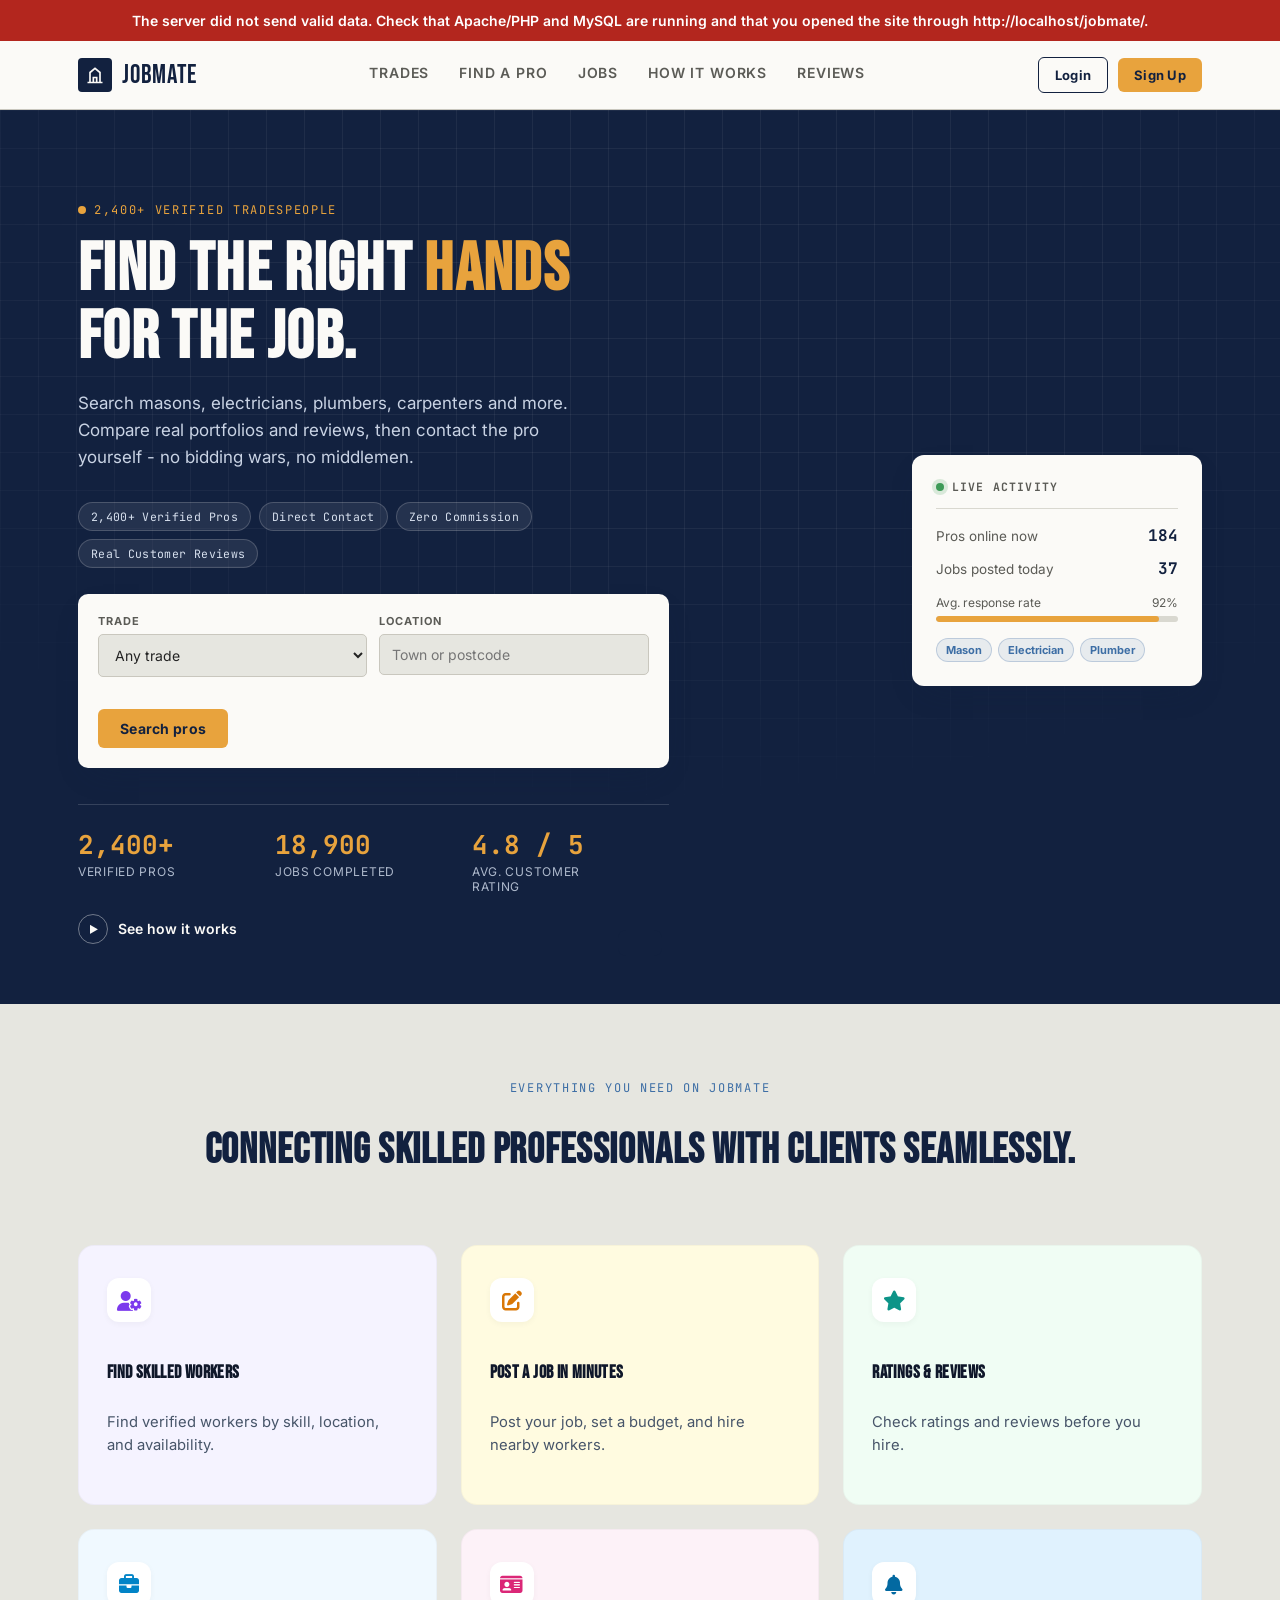
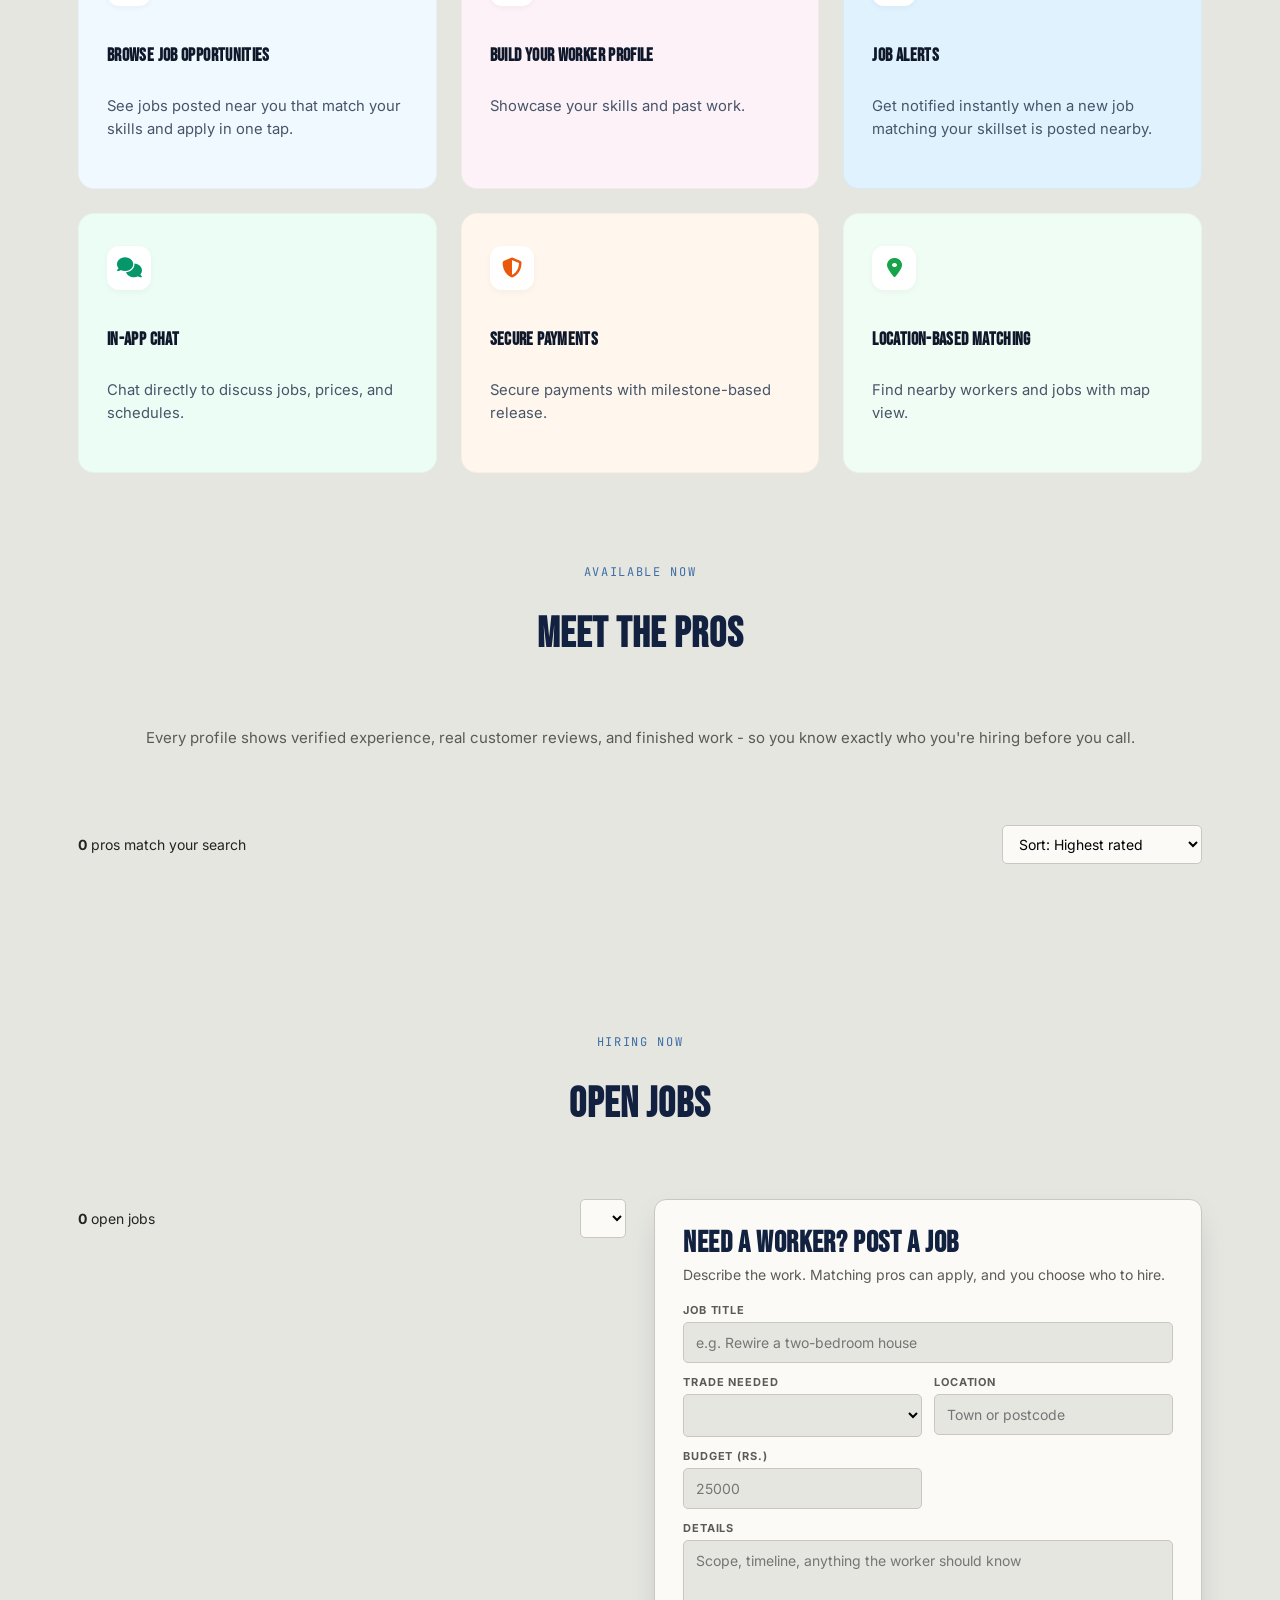
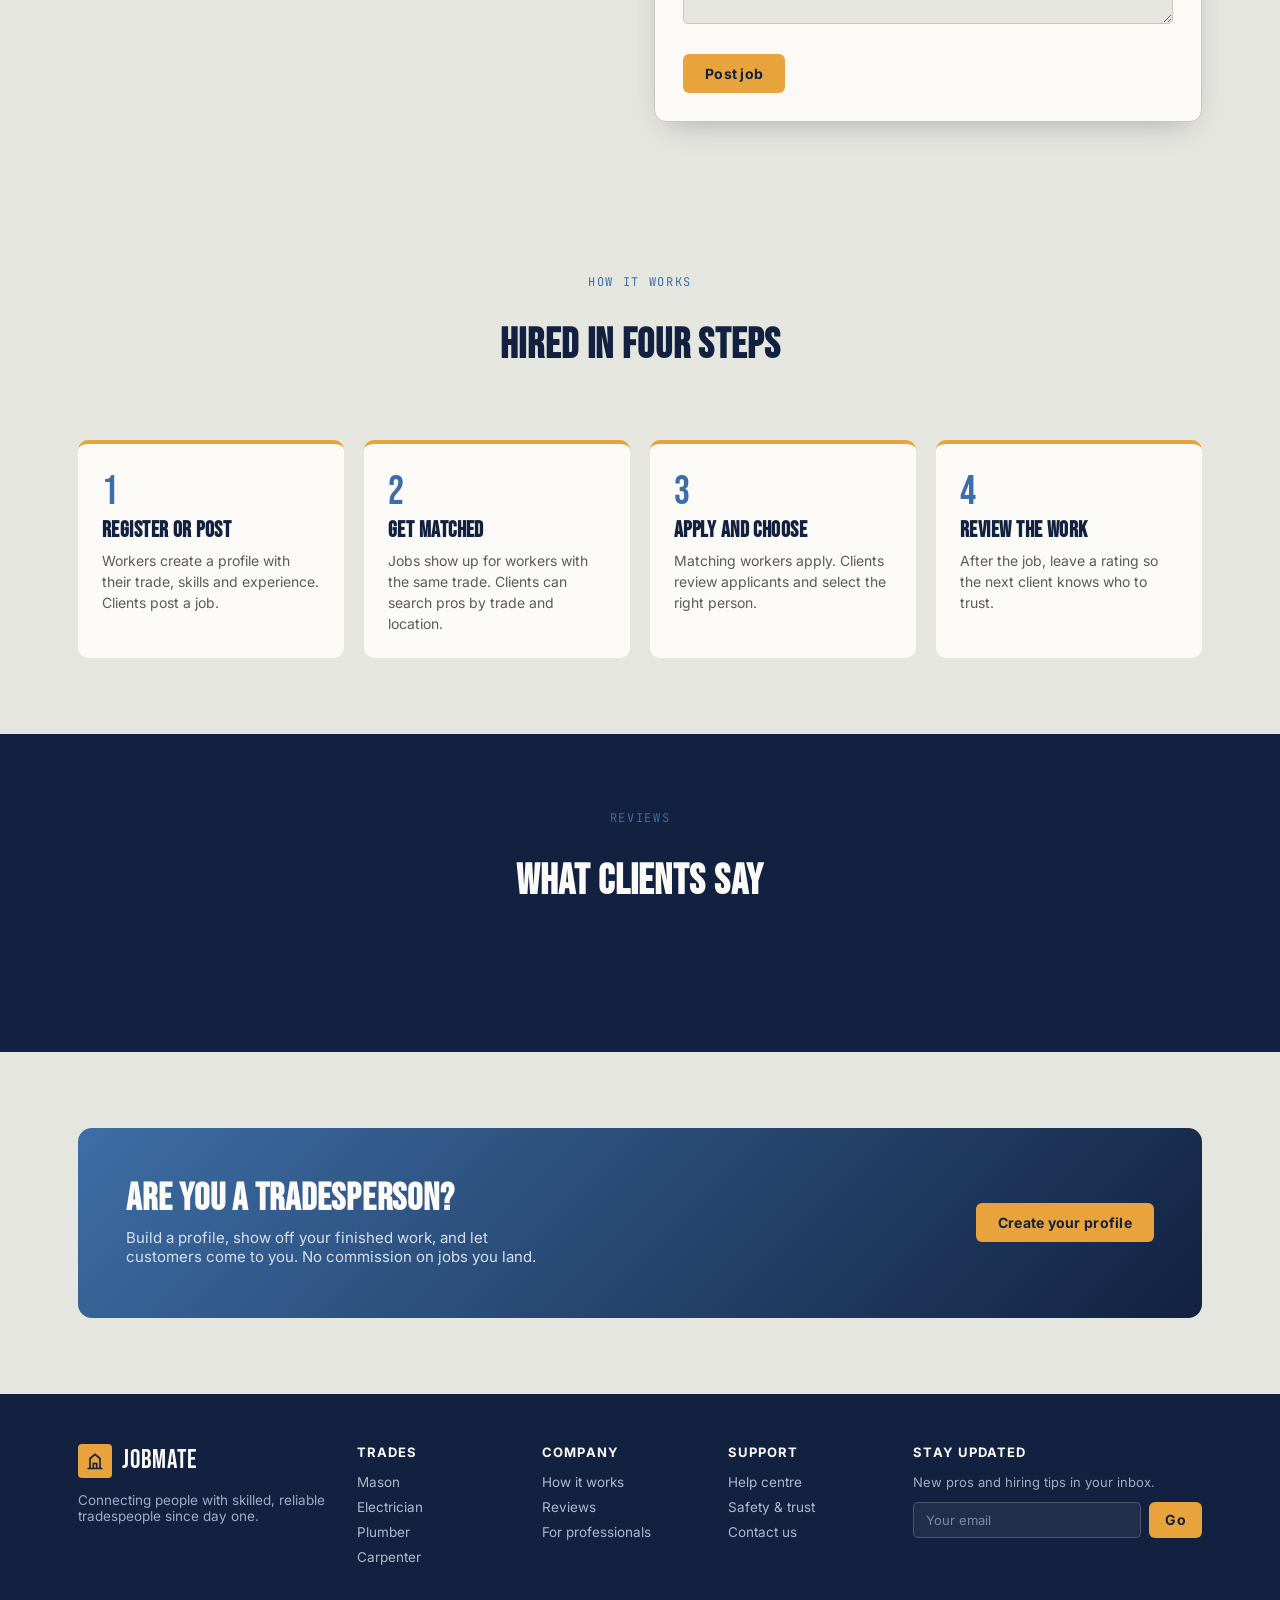
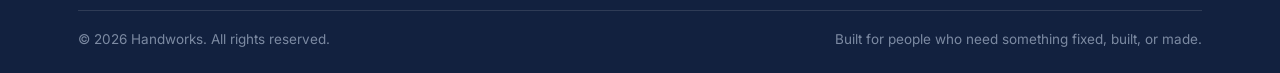
<file: index.html>
<!DOCTYPE html>
<html lang="en">
<head>
    <meta charset="UTF-8">
    <meta name="viewport" content="width=device-width, initial-scale=1.0">
    <title>JobMate - Find Skilled Pros Near You</title>
    <link rel="preconnect" href="https://fonts.googleapis.com">
    <link href="https://fonts.googleapis.com/css2?family=Bebas+Neue&family=Inter:wght@400;500;600;700;800&family=JetBrains+Mono:wght@400;600&display=swap" rel="stylesheet">
    <link rel="stylesheet" href="css/style.css">
    <link rel="stylesheet" href="https://cdnjs.cloudflare.com/ajax/libs/font-awesome/6.4.0/css/all.min.css">
</head>
<body>
<header class="site-nav">
  <div class="nav-inner">
    <a href="#top" class="logo">
      <span class="mark">
        <svg viewBox="0 0 24 24" fill="none" stroke="#FBFAF7" stroke-width="2"><path d="M3 21h18M6 21V9l6-5 6 5v12M10 21v-6h4v6"/></svg>
      </span>
      JobMate
    </a>
    <nav class="nav-links" id="navLinks">
      <a href="#trades">Trades</a>
      <a href="#browse">Find a pro</a>
      <a href="#jobs">Jobs</a>
      <a href="#how">How it works</a>
      <a href="#reviews">Reviews</a>
    </nav>
    <div style="display:flex;align-items:center;gap:14px;" id="authNavButtons">
      <div class="auth-nav" id="authNav"></div>
      <button class="menu-toggle" id="menuToggle" aria-label="Toggle menu"><span></span><span></span><span></span></button>
    </div>
  </div>
</header>
<section class="hero" id="top">
  <div class="wrap hero-inner">
    <div>
      <span class="hero-eyebrow">2,400+ verified tradespeople</span>
      <h1>Find the right <em>hands</em><br>for the job.</h1>
      <p class="lede">Search masons, electricians, plumbers, carpenters and more. Compare real portfolios and reviews, then contact the pro yourself - no bidding wars, no middlemen.</p>

      <div class="hero-pills">
        <span>2,400+ Verified Pros</span>
        <span>Direct Contact</span>
        <span>Zero Commission</span>
        <span>Real Customer Reviews</span>
      </div>

      <form class="search-card" id="searchForm">
        <div class="field">
          <label for="searchTrade">Trade</label>
          <select id="searchTrade">
            <option value="">Any trade</option>
            <option value="Mason">Mason</option>
            <option value="Electrician">Electrician</option>
            <option value="Plumber">Plumber</option>
            <option value="Carpenter">Carpenter</option>
            <option value="Painter">Painter</option>
            <option value="Welder">Welder</option>
            <option value="Roofer">Roofer</option>
            <option value="Landscaper">Landscaper</option>
          </select>
        </div>
        <div class="field">
          <label for="searchLocation">Location</label>
          <input type="text" id="searchLocation" placeholder="Town or postcode">
        </div>
        <div class="field submit">
          <label style="visibility:hidden;">Go</label>
          <button type="submit" class="btn btn-primary">Search pros</button>
        </div>
      </form>

      <div class="hero-stats">
        <div>
          <div class="num">2,400+</div>
          <div class="label">Verified pros</div>
        </div>
        <div>
          <div class="num">18,900</div>
          <div class="label">Jobs completed</div>
        </div>
        <div>
          <div class="num">4.8 / 5</div>
          <div class="label">Avg. customer rating</div>
        </div>
      </div>

      <div class="hero-actions">
        <a href="#how" class="play-link"><span class="play-ic">▶</span> See how it works</a>
      </div>
    </div>

    <div class="live-panel">
      <div class="live-panel-head"><span class="live-dot-lg"></span> Live activity</div>
      <div class="live-row"><span class="live-label">Pros online now</span><span class="live-val">184</span></div>
      <div class="live-row"><span class="live-label">Jobs posted today</span><span class="live-val">37</span></div>
      <div class="live-bar-group">
        <div class="live-bar-label"><span>Avg. response rate</span><span>92%</span></div>
        <div class="live-bar-track"><div class="live-bar-fill" style="width:92%;"></div></div>
      </div>
      <div class="live-tags">
        <span class="live-tag">Mason</span>
        <span class="live-tag">Electrician</span>
        <span class="live-tag">Plumber</span>
      </div>
    </div>
  </div>
</section>

<section id="trades">
  <div class="wrap">
    <div class="section-head reveal">
      <div>
        <span class="kicker">Everything You Need on JobMate</span>
        <h2>Connecting skilled professionals with clients seamlessly.</h2>
      </div>
    </div>
  
   <div class="container">

    <!-- 3x3 Feature Grid -->
    <div class="feature-grid">

      <!-- 1. Find Skilled Workers (Clients) -->
      <div class="feature-card bg-purple">
        <div class="icon-box text-purple">
          <i class="fa-solid fa-user-gear fa-lg"></i>
        </div>
        <h3>Find Skilled Workers</h3>
        <p>Find verified workers by skill, location, and availability.</p>
      </div>

      <!-- 2. Post a Job in Minutes (Clients) -->
      <div class="feature-card bg-yellow">
        <div class="icon-box text-yellow">
          <i class="fa-solid fa-pen-to-square fa-lg"></i>
        </div>
        <h3>Post a Job in Minutes</h3>
        <p>Post your job, set a budget, and hire nearby workers.</p>
      </div>

      <!-- 3. Ratings & Reviews (Clients) -->
      <div class="feature-card bg-teal">
        <div class="icon-box text-teal">
          <i class="fa-solid fa-star fa-lg"></i>
        </div>
        <h3>Ratings & Reviews</h3>
        <p>Check ratings and reviews before you hire.</p>
      </div>

      <!-- 4. Browse Job Opportunities (Workers) -->
      <div class="feature-card bg-blue">
        <div class="icon-box text-blue">
          <i class="fa-solid fa-briefcase fa-lg"></i>
        </div>
        <h3>Browse Job Opportunities</h3>
        <p>See jobs posted near you that match your skills and apply in one tap.</p>
      </div>

      <!-- 5. Build Your Worker Profile (Workers) -->
      <div class="feature-card bg-pink">
        <div class="icon-box text-pink">
          <i class="fa-solid fa-id-card fa-lg"></i>
        </div>
        <h3>Build Your Worker Profile</h3>
        <p>Showcase your skills and past work.</p>
      </div>

      <!-- 6. Job Alerts (Workers) -->
      <div class="feature-card bg-sky">
        <div class="icon-box text-sky">
          <i class="fa-solid fa-bell fa-lg"></i>
        </div>
        <h3>Job Alerts</h3>
        <p>Get notified instantly when a new job matching your skillset is posted nearby.</p>
      </div>

      <!-- 7. In-App Chat (Shared) -->
      <div class="feature-card bg-mint">
        <div class="icon-box text-mint">
          <i class="fa-solid fa-comments fa-lg"></i>
        </div>
        <h3>In-App Chat</h3>
        <p>Chat directly to discuss jobs, prices, and schedules.</p>
      </div>

      <!-- 8. Secure Payments (Shared) -->
      <div class="feature-card bg-orange">
        <div class="icon-box text-orange">
          <i class="fa-solid fa-shield-halved fa-lg"></i>
        </div>
        <h3>Secure Payments</h3>
        <p>Secure payments with milestone-based release.</p>
      </div>

      <!-- 9. Location-Based Matching (Shared) -->
      <div class="feature-card bg-green">
        <div class="icon-box text-green">
          <i class="fa-solid fa-location-dot fa-lg"></i>
        </div>
        <h3>Location-Based Matching</h3>
        <p>Find nearby workers and jobs with map view.</p>
      </div>

    </div>
   </div>
  </div>
</section>

<section id="browse">
  <div class="wrap">
    <div class="section-head reveal">
      <div>
        <span class="kicker">Available now</span>
        <h2>Meet the pros</h2>
      </div>
      <p>Every profile shows verified experience, real customer reviews, and finished work - so you know exactly who you're hiring before you call.</p>
    </div>

    <div class="filter-pills reveal" id="filterPills"></div>

    <div class="pro-toolbar reveal">
      <div class="count-line"><strong id="resultCount">0</strong> pros match your search</div>
      <select class="sort-select" id="sortSelect">
        <option value="rating">Sort: Highest rated</option>
        <option value="experience">Sort: Most experienced</option>
        <option value="reviews">Sort: Most reviewed</option>
      </select>
    </div>

    <div class="pro-grid reveal" id="proGrid"></div>
  </div>
</section>

<section id="jobs">
  <div class="wrap">
    <div class="section-head reveal"><div><span class="kicker">Hiring now</span><h2>Open jobs</h2></div></div>
    <div class="two-col">
      <div>
        <div class="pro-toolbar"><div class="count-line"><strong id="jobCount">0</strong> open jobs</div>
          <select class="sort-select" id="jobTrade" aria-label="Filter jobs by trade"></select></div>
        <div class="job-grid" id="jobGrid" style="grid-template-columns:1fr;"></div>
      </div>
      <form class="form-card" id="jobForm" novalidate>
        <h3>Need a worker? Post a job</h3>
        <p class="sub">Describe the work. Matching pros can apply, and you choose who to hire.</p>
        <div class="form-grid">
          <div class="f full"><label for="jTitle">Job title</label><input id="jTitle" placeholder="e.g. Rewire a two-bedroom house"></div>
          <div class="f"><label for="jTrade">Trade needed</label><select id="jTradeSel"></select></div>
          <div class="f"><label for="jLoc">Location</label><input id="jLoc" placeholder="Town or postcode"></div>
          <div class="f"><label for="jBudget">Budget (Rs.)</label><input id="jBudget" type="number" min="0" placeholder="25000"></div>
          <div class="f full"><label for="jDesc">Details</label><textarea id="jDesc" placeholder="Scope, timeline, anything the worker should know"></textarea></div>
        </div>
        <div class="err" id="jobErr"></div>
        <button class="btn btn-primary" type="submit">Post job</button>
      </form>
    </div>
  </div>
</section>

<section id="how">
  <div class="wrap">
    <div class="section-head reveal"><div><span class="kicker">How it works</span><h2>Hired in four steps</h2></div></div>
    <div class="steps">
      <div class="step"><h3>Register or post</h3><p>Workers create a profile with their trade, skills and experience. Clients post a job.</p></div>
      <div class="step"><h3>Get matched</h3><p>Jobs show up for workers with the same trade. Clients can search pros by trade and location.</p></div>
      <div class="step"><h3>Apply and choose</h3><p>Matching workers apply. Clients review applicants and select the right person.</p></div>
      <div class="step"><h3>Review the work</h3><p>After the job, leave a rating so the next client knows who to trust.</p></div>
    </div>
  </div>
</section>

<section class="testimonial-strip" id="reviews">
  <div class="wrap">
    <div class="section-head reveal"><div><span class="kicker" >Reviews</span><h2 style="color:var(--paper);">What clients say</h2></div></div>
    <div class="review-grid" id="reviewGrid"></div>
  </div>
</section>

<section id="join">
  <div class="wrap">
    <div class="join-cta reveal">
      <div>
        <h2>Are you a tradesperson?</h2>
        <p>Build a profile, show off your finished work, and let customers come to you. No commission on jobs you land.</p>
      </div>
      <a href="signup.html" class="btn btn-primary" id="joinBtn">Create your profile</a>
    </div>
  </div>
</section>

<footer>
  <div class="wrap">
    <div class="footer-grid">
      <div>
        <div class="logo" style="color:var(--paper);margin-bottom:14px;">
          <span class="mark" style="background:var(--amber);">
            <svg viewBox="0 0 24 24" fill="none" stroke="#12213F" stroke-width="2"><path d="M3 21h18M6 21V9l6-5 6 5v12M10 21v-6h4v6"/></svg>
          </span>
          JobMate
        </div>
        <p style="max-width:260px;color:#9FADC4;">Connecting people with skilled, reliable tradespeople since day one.</p>
      </div>
      <div>
        <h4>Trades</h4>
        <a href="#trades">Mason</a>
        <a href="#trades">Electrician</a>
        <a href="#trades">Plumber</a>
        <a href="#trades">Carpenter</a>
      </div>
      <div>
        <h4>Company</h4>
        <a href="#how">How it works</a>
        <a href="#reviews">Reviews</a>
        <a href="#join">For professionals</a>
      </div>
      <div>
        <h4>Support</h4>
        <a href="#">Help centre</a>
        <a href="#">Safety &amp; trust</a>
        <a href="#">Contact us</a>
      </div>
      <div>
        <h4>Stay Updated</h4>
        <p style="color:#9FADC4;font-size:13px;margin:0 0 12px;">New pros and hiring tips in your inbox.</p>
        <form class="newsletter-form" id="newsletterForm">
          <input type="email" placeholder="Your email" required>
          <button type="submit" class="btn btn-primary" style="padding:9px 16px;">Go</button>
        </form>
      </div>
    </div>
    <div class="footer-bottom">
      <span>© 2026 Handworks. All rights reserved.</span>
      <span>Built for people who need something fixed, built, or made.</span>
    </div>
  </div>
</footer>
<div class="modal-bg" id="modalBg"><div class="modal" role="dialog" aria-modal="true"><button class="x" id="modalX" aria-label="Close">&times;</button><div id="modalBody"></div></div></div>
<div class="toast" id="toast" role="status"></div>
<script src="js/data.js"></script>
<script src="js/app.js"></script>
</body>
</html>
</file>
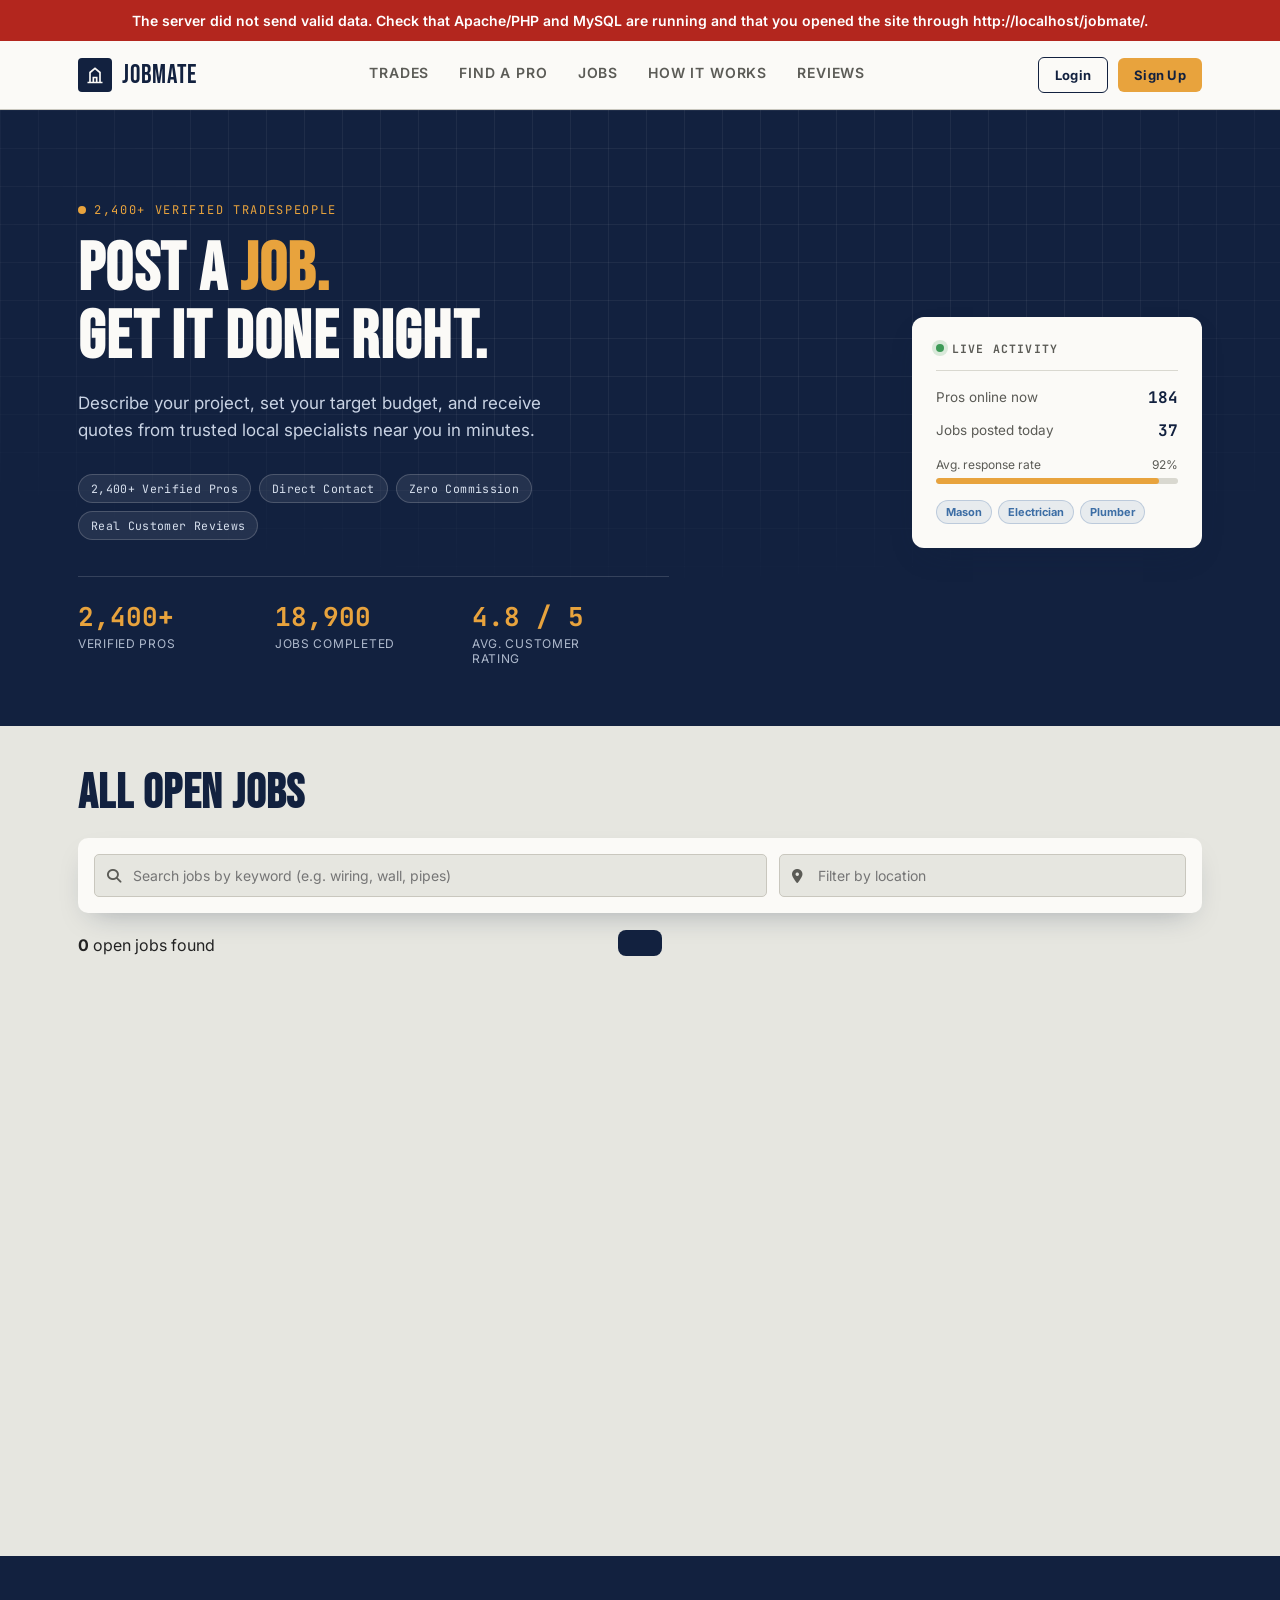
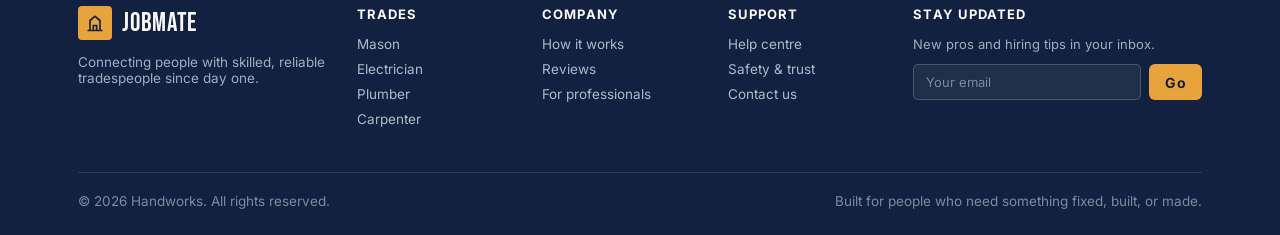
<file: all-jobs.html>
<!DOCTYPE html>
<html lang="en">
<head>
    <meta charset="UTF-8">
    <meta name="viewport" content="width=device-width, initial-scale=1.0">
    <title>All open jobs - JobMate</title>
    <link rel="preconnect" href="https://fonts.googleapis.com">
    <link href="https://fonts.googleapis.com/css2?family=Bebas+Neue&family=Inter:wght@400;500;600;700;800&family=JetBrains+Mono:wght@400;600&display=swap" rel="stylesheet">
    <link rel="stylesheet" href="css/style.css">
    <link rel="stylesheet" href="https://cdnjs.cloudflare.com/ajax/libs/font-awesome/6.4.0/css/all.min.css">
</head>
<body data-page="jobs">
<header class="site-nav">
  <div class="nav-inner">
    <a href="index.html" class="logo">
      <span class="mark">
        <svg viewBox="0 0 24 24" fill="none" stroke="#FBFAF7" stroke-width="2"><path d="M3 21h18M6 21V9l6-5 6 5v12M10 21v-6h4v6"/></svg>
      </span>
      JobMate
    </a>
    <nav class="nav-links" id="navLinks">
      <a href="index.html#trades">Trades</a>
      <a href="index.html#browse">Find a pro</a>
      <a href="index.html#jobs">Jobs</a>
      <a href="index.html#how">How it works</a>
      <a href="index.html#reviews">Reviews</a>
    </nav>
    <div style="display:flex;align-items:center;gap:14px;" id="authNavButtons">
      <div class="auth-nav" id="authNav"></div>
      <button class="menu-toggle" id="menuToggle" aria-label="Toggle menu"><span></span><span></span><span></span></button>
    </div>
  </div>
</header>

<section class="hero" id="top">
  <div class="wrap hero-inner">
    <div>
      <span class="hero-eyebrow">2,400+ verified tradespeople</span>
      <h1>POST A <em>JOB.</em><br>GET IT DONE RIGHT.</h1>
      <p class="lede">Describe your project, set your target budget, and receive quotes from trusted local specialists near you in minutes.</p>

      <div class="hero-pills">
        <span>2,400+ Verified Pros</span>
        <span>Direct Contact</span>
        <span>Zero Commission</span>
        <span>Real Customer Reviews</span>
      </div>

      <div class="hero-stats">
        <div>
          <div class="num">2,400+</div>
          <div class="label">Verified pros</div>
        </div>
        <div>
          <div class="num">18,900</div>
          <div class="label">Jobs completed</div>
        </div>
        <div>
          <div class="num">4.8 / 5</div>
          <div class="label">Avg. customer rating</div>
        </div>
      </div>
    </div>

    <div class="live-panel">
      <div class="live-panel-head"><span class="live-dot-lg"></span> Live activity</div>
      <div class="live-row"><span class="live-label">Pros online now</span><span class="live-val">184</span></div>
      <div class="live-row"><span class="live-label">Jobs posted today</span><span class="live-val">37</span></div>
      <div class="live-bar-group">
        <div class="live-bar-label"><span>Avg. response rate</span><span>92%</span></div>
        <div class="live-bar-track"><div class="live-bar-fill" style="width:92%;"></div></div>
      </div>
      <div class="live-tags">
        <span class="live-tag">Mason</span>
        <span class="live-tag">Electrician</span>
        <span class="live-tag">Plumber</span>
      </div>
    </div>
  </div>
</section>

<main class="list-page">
  <div class="wrap">
    <h1 class="list-title">All open jobs</h1>
    <form class="list-search" id="listForm" novalidate>
      <div class="search-wrap grow"><i class="fa-solid fa-magnifying-glass"></i>
        <input id="q" type="search" placeholder="Search jobs by keyword (e.g. wiring, wall, pipes)" aria-label="Search by keyword" autocomplete="off"></div>
      <div class="search-wrap"><i class="fa-solid fa-location-dot"></i>
        <input id="loc" type="text" list="locList" placeholder="Filter by location" aria-label="Filter by location" autocomplete="off"></div>
      <datalist id="locList"></datalist>
    </form>
    <div class="count-line" style="margin-bottom:18px;"><strong id="count">0</strong> open jobs found</div>
    <div class="job-grid" id="grid"></div>
  </div>
</main>

<footer>
  <div class="wrap">
    <div class="footer-grid">
      <div>
        <div class="logo" style="color:var(--paper);margin-bottom:14px;">
          <span class="mark" style="background:var(--amber);">
            <svg viewBox="0 0 24 24" fill="none" stroke="#12213F" stroke-width="2"><path d="M3 21h18M6 21V9l6-5 6 5v12M10 21v-6h4v6"/></svg>
          </span>
          JobMate
        </div>
        <p style="max-width:260px;color:#9FADC4;">Connecting people with skilled, reliable tradespeople since day one.</p>
      </div>
      <div>
        <h4>Trades</h4>
        <a href="#trades">Mason</a>
        <a href="#trades">Electrician</a>
        <a href="#trades">Plumber</a>
        <a href="#trades">Carpenter</a>
      </div>
      <div>
        <h4>Company</h4>
        <a href="#how">How it works</a>
        <a href="#reviews">Reviews</a>
        <a href="#join">For professionals</a>
      </div>
      <div>
        <h4>Support</h4>
        <a href="#">Help centre</a>
        <a href="#">Safety &amp; trust</a>
        <a href="#">Contact us</a>
      </div>
      <div>
        <h4>Stay Updated</h4>
        <p style="color:#9FADC4;font-size:13px;margin:0 0 12px;">New pros and hiring tips in your inbox.</p>
        <form class="newsletter-form" id="newsletterForm">
          <input type="email" placeholder="Your email" required>
          <button type="submit" class="btn btn-primary" style="padding:9px 16px;">Go</button>
        </form>
      </div>
    </div>
    <div class="footer-bottom">
      <span>© 2026 Handworks. All rights reserved.</span>
      <span>Built for people who need something fixed, built, or made.</span>
    </div>
  </div>
</footer>

<div class="modal-bg" id="modalBg"><div class="modal" role="dialog" aria-modal="true"><button class="x" id="modalX" aria-label="Close">&times;</button><div id="modalBody"></div></div></div>
<div class="toast" id="toast" role="status"></div>
<script src="js/data.js"></script>
<script src="js/listing.js"></script>
</body>
</html>
</file>
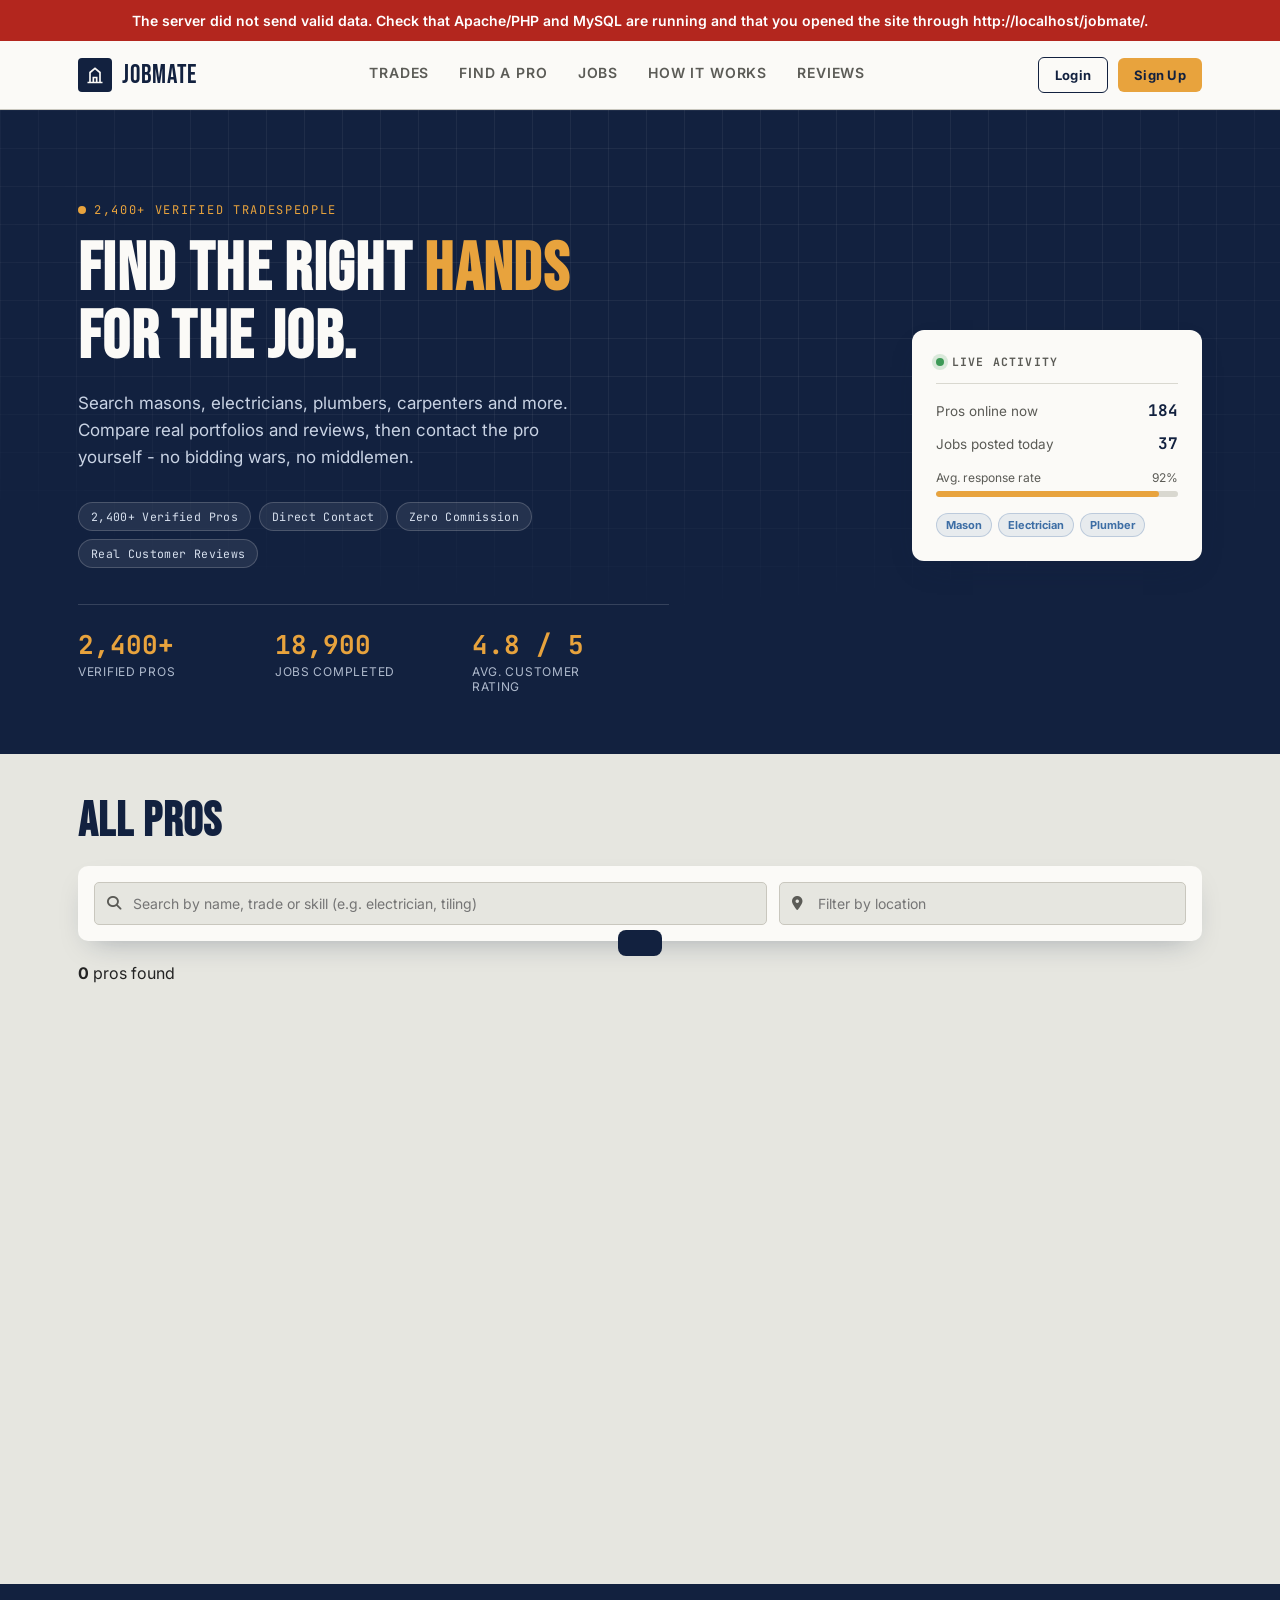
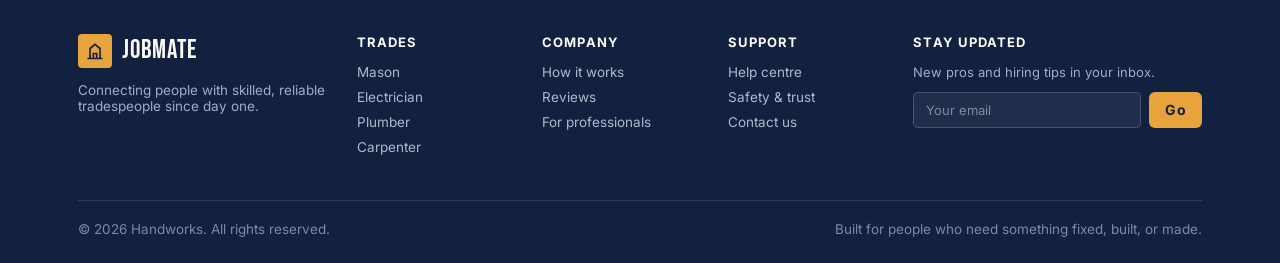
<file: all-pros.html>
<!DOCTYPE html>
<html lang="en">
<head>
    <meta charset="UTF-8">
    <meta name="viewport" content="width=device-width, initial-scale=1.0">
    <title>All pros - JobMate</title>
    <link rel="preconnect" href="https://fonts.googleapis.com">
    <link href="https://fonts.googleapis.com/css2?family=Bebas+Neue&family=Inter:wght@400;500;600;700;800&family=JetBrains+Mono:wght@400;600&display=swap" rel="stylesheet">
    <link rel="stylesheet" href="css/style.css">
    <link rel="stylesheet" href="https://cdnjs.cloudflare.com/ajax/libs/font-awesome/6.4.0/css/all.min.css">
</head>
<body data-page="pros">
<header class="site-nav">
  <div class="nav-inner">
    <a href="index.html" class="logo">
      <span class="mark">
        <svg viewBox="0 0 24 24" fill="none" stroke="#FBFAF7" stroke-width="2"><path d="M3 21h18M6 21V9l6-5 6 5v12M10 21v-6h4v6"/></svg>
      </span>
      JobMate
    </a>
    <nav class="nav-links" id="navLinks">
      <a href="index.html#trades">Trades</a>
      <a href="index.html#browse">Find a pro</a>
      <a href="index.html#jobs">Jobs</a>
      <a href="index.html#how">How it works</a>
      <a href="index.html#reviews">Reviews</a>
    </nav>
    <div style="display:flex;align-items:center;gap:14px;" id="authNavButtons">
      <div class="auth-nav" id="authNav"></div>
      <button class="menu-toggle" id="menuToggle" aria-label="Toggle menu"><span></span><span></span><span></span></button>
    </div>
  </div>
</header>

<section class="hero" id="top">
  <div class="wrap hero-inner">
    <div>
      <span class="hero-eyebrow">2,400+ verified tradespeople</span>
      <h1>Find the right <em>hands</em><br>for the job.</h1>
      <p class="lede">Search masons, electricians, plumbers, carpenters and more. Compare real portfolios and reviews, then contact the pro yourself - no bidding wars, no middlemen.</p>

      <div class="hero-pills">
        <span>2,400+ Verified Pros</span>
        <span>Direct Contact</span>
        <span>Zero Commission</span>
        <span>Real Customer Reviews</span>
      </div>

      <div class="hero-stats">
        <div>
          <div class="num">2,400+</div>
          <div class="label">Verified pros</div>
        </div>
        <div>
          <div class="num">18,900</div>
          <div class="label">Jobs completed</div>
        </div>
        <div>
          <div class="num">4.8 / 5</div>
          <div class="label">Avg. customer rating</div>
        </div>
      </div>
    </div>

    <div class="live-panel">
      <div class="live-panel-head"><span class="live-dot-lg"></span> Live activity</div>
      <div class="live-row"><span class="live-label">Pros online now</span><span class="live-val">184</span></div>
      <div class="live-row"><span class="live-label">Jobs posted today</span><span class="live-val">37</span></div>
      <div class="live-bar-group">
        <div class="live-bar-label"><span>Avg. response rate</span><span>92%</span></div>
        <div class="live-bar-track"><div class="live-bar-fill" style="width:92%;"></div></div>
      </div>
      <div class="live-tags">
        <span class="live-tag">Mason</span>
        <span class="live-tag">Electrician</span>
        <span class="live-tag">Plumber</span>
      </div>
    </div>
  </div>
</section>

<main class="list-page">
  <div class="wrap">
    <h1 class="list-title">All pros</h1>
    <form class="list-search" id="listForm" novalidate>
      <div class="search-wrap grow"><i class="fa-solid fa-magnifying-glass"></i>
        <input id="q" type="search" placeholder="Search by name, trade or skill (e.g. electrician, tiling)" aria-label="Search by keyword" autocomplete="off"></div>
      <div class="search-wrap"><i class="fa-solid fa-location-dot"></i>
        <input id="loc" type="text" list="locList" placeholder="Filter by location" aria-label="Filter by location" autocomplete="off"></div>
      <datalist id="locList"></datalist>
    </form>
    <div class="count-line" style="margin-bottom:18px;"><strong id="count">0</strong> pros found</div>
    <div class="pro-grid" id="grid"></div>
  </div>
</main>

<footer>
  <div class="wrap">
    <div class="footer-grid">
      <div>
        <div class="logo" style="color:var(--paper);margin-bottom:14px;">
          <span class="mark" style="background:var(--amber);">
            <svg viewBox="0 0 24 24" fill="none" stroke="#12213F" stroke-width="2"><path d="M3 21h18M6 21V9l6-5 6 5v12M10 21v-6h4v6"/></svg>
          </span>
          JobMate
        </div>
        <p style="max-width:260px;color:#9FADC4;">Connecting people with skilled, reliable tradespeople since day one.</p>
      </div>
      <div>
        <h4>Trades</h4>
        <a href="#trades">Mason</a>
        <a href="#trades">Electrician</a>
        <a href="#trades">Plumber</a>
        <a href="#trades">Carpenter</a>
      </div>
      <div>
        <h4>Company</h4>
        <a href="#how">How it works</a>
        <a href="#reviews">Reviews</a>
        <a href="#join">For professionals</a>
      </div>
      <div>
        <h4>Support</h4>
        <a href="#">Help centre</a>
        <a href="#">Safety &amp; trust</a>
        <a href="#">Contact us</a>
      </div>
      <div>
        <h4>Stay Updated</h4>
        <p style="color:#9FADC4;font-size:13px;margin:0 0 12px;">New pros and hiring tips in your inbox.</p>
        <form class="newsletter-form" id="newsletterForm">
          <input type="email" placeholder="Your email" required>
          <button type="submit" class="btn btn-primary" style="padding:9px 16px;">Go</button>
        </form>
      </div>
    </div>
    <div class="footer-bottom">
      <span>© 2026 Handworks. All rights reserved.</span>
      <span>Built for people who need something fixed, built, or made.</span>
    </div>
  </div>
</footer>

<div class="modal-bg" id="modalBg"><div class="modal" role="dialog" aria-modal="true"><button class="x" id="modalX" aria-label="Close">&times;</button><div id="modalBody"></div></div></div>
<div class="toast" id="toast" role="status"></div>
<script src="js/data.js"></script>
<script src="js/listing.js"></script>
</body>
</html>
</file>
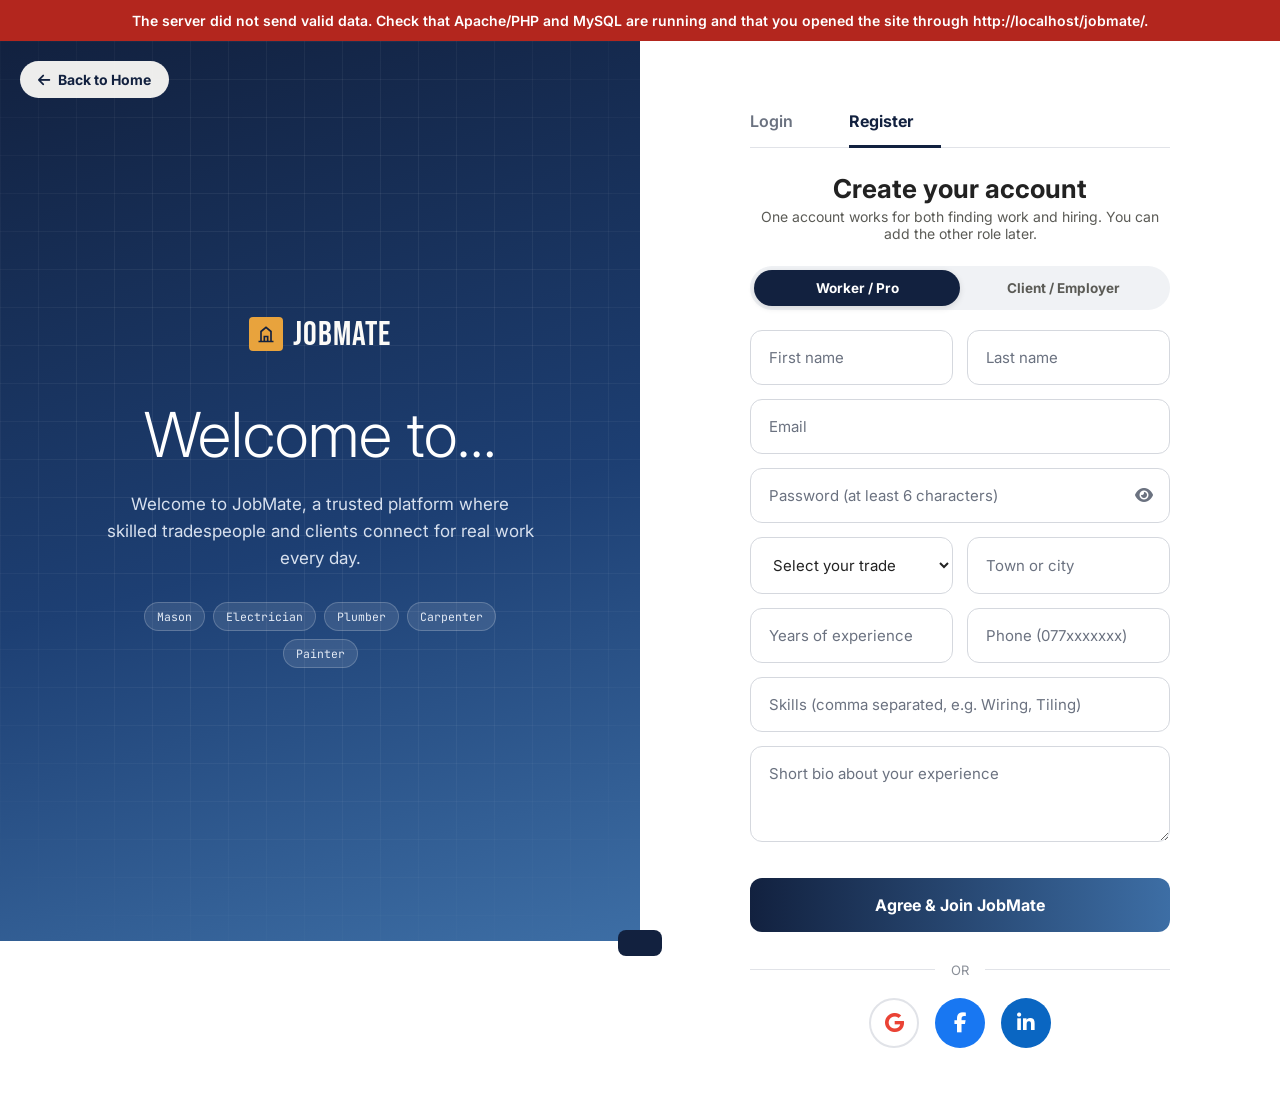
<file: login.html>
<!DOCTYPE html>
<html lang="en">
<head>
<meta charset="UTF-8">
<title>Login - JobMate</title>
<script>location.replace('signup.html?tab=login' + (location.search ? '&' + location.search.slice(1) : ''));</script>
<noscript><meta http-equiv="refresh" content="0; url=signup.html?tab=login"></noscript>
</head>
<body><a href="signup.html?tab=login">Continue to login</a></body>
</html>
</file>
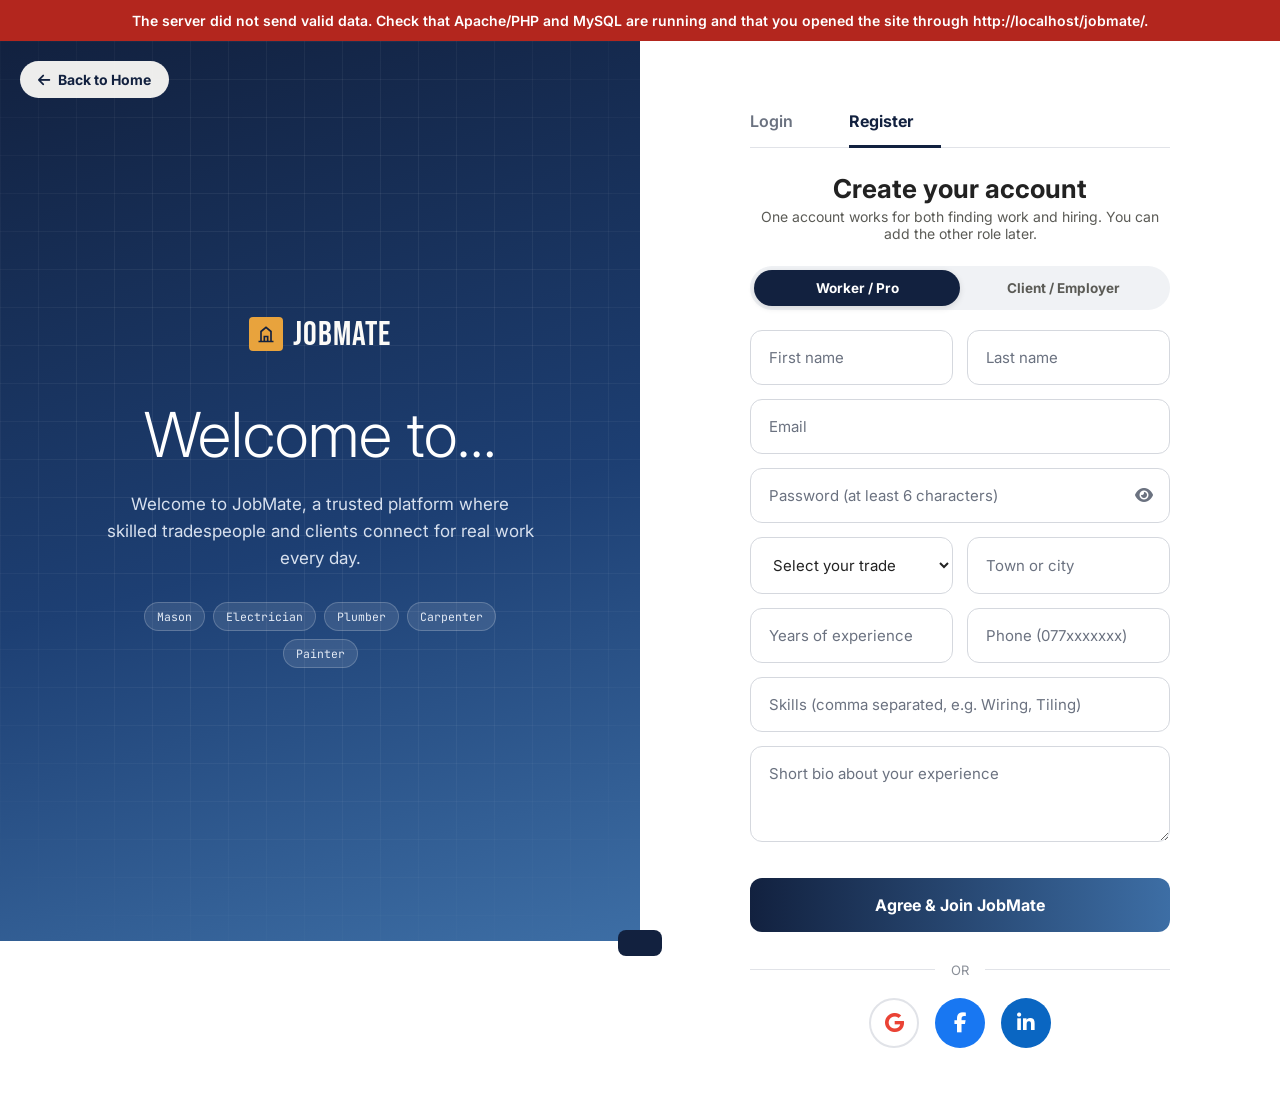
<file: signup.html>
<!DOCTYPE html>
<html lang="en">
<head>
    <meta charset="UTF-8">
    <meta name="viewport" content="width=device-width, initial-scale=1.0">
    <title>Sign Up - JobMate</title>
    <link rel="preconnect" href="https://fonts.googleapis.com">
    <link href="https://fonts.googleapis.com/css2?family=Bebas+Neue&family=Inter:wght@300;400;500;600;700;800&family=JetBrains+Mono:wght@400;600&display=swap" rel="stylesheet">
    <link rel="stylesheet" href="https://cdnjs.cloudflare.com/ajax/libs/font-awesome/6.4.0/css/all.min.css">
    <link rel="stylesheet" href="css/style.css">
    <link rel="stylesheet" href="css/signup.css">
</head>
<body class="au-body">
<div class="au-shell">
  <aside class="au-hero">
    <a href="index.html" class="au-back"><i class="fa-solid fa-arrow-left"></i> Back to Home</a>
    <div class="au-hero-inner">
      <a href="index.html" class="logo au-logo">
        <span class="mark"><svg viewBox="0 0 24 24" fill="none" stroke="#FBFAF7" stroke-width="2"><path d="M3 21h18M6 21V9l6-5 6 5v12M10 21v-6h4v6"/></svg></span>
        JobMate
      </a>
      <h1>Welcome to&hellip;</h1>
      <p>Welcome to JobMate, a trusted platform where skilled tradespeople and clients connect for real work every day.</p>
      <div class="au-tags"><span>Mason</span><span>Electrician</span><span>Plumber</span><span>Carpenter</span><span>Painter</span></div>
    </div>
  </aside>

  <main class="au-panel">
    <div class="au-form-wrap">
      <div class="au-tabs" id="tabs" role="tablist">
        <button type="button" role="tab" id="tabLogin" aria-selected="false">Login</button>
        <button type="button" role="tab" id="tabRegister" class="active" aria-selected="true">Register</button>
      </div>

      <form id="loginForm" hidden novalidate>
        <h2 class="au-title">Welcome back</h2>
        <p class="au-sub">Log in to apply for jobs, post jobs or manage your profile.</p>
        <div class="au-stack">
          <input class="au-input" id="lEmail" type="email" placeholder="Email" aria-label="Email" autocomplete="email">
          <div class="au-pw"><input class="au-input" id="lPass" type="password" placeholder="Password" aria-label="Password" autocomplete="current-password">
            <button type="button" class="au-eye" aria-label="Show password"><i class="fa-solid fa-eye"></i></button></div>
        </div>
        <div class="au-forgot"><a href="#" id="forgotLink">Forgot Password?</a></div>
        <div class="au-err" id="loginErr"></div>
        <button class="au-btn" type="submit">Login</button>
      </form>

      <form id="signupForm" novalidate>
        <h2 class="au-title" id="regTitle">Create your account</h2>
        <p class="au-sub" id="regSub">One account works for both finding work and hiring. You can add the other role later.</p>
        <div class="au-roles acct-field" role="group" aria-label="I want to">
          <button type="button" class="active" data-role="worker">Worker / Pro</button>
          <button type="button" data-role="client">Client / Employer</button>
        </div>
        <input type="hidden" id="sRole" value="worker">
        <div class="au-grid">
          <input class="au-input acct-field" id="sFirst" placeholder="First name" aria-label="First name" autocomplete="given-name">
          <input class="au-input acct-field" id="sLast" placeholder="Last name" aria-label="Last name" autocomplete="family-name">
          <input class="au-input full acct-field" id="sEmail" type="email" placeholder="Email" aria-label="Email" autocomplete="email">
          <div class="au-pw full acct-field"><input class="au-input" id="sPass" type="password" placeholder="Password (at least 6 characters)" aria-label="Password" autocomplete="new-password">
            <button type="button" class="au-eye" aria-label="Show password"><i class="fa-solid fa-eye"></i></button></div>

          <select class="au-input worker-field" id="sTrade" aria-label="Trade">
            <option value="" selected disabled>Select your trade</option>
            <option>Mason</option><option>Electrician</option><option>Plumber</option><option>Carpenter</option><option>Painter</option><option>Welder</option><option>Roofer</option><option>Landscaper</option>
          </select>
          <input class="au-input worker-field" id="sLoc" placeholder="Town or city" aria-label="Location">
          <input class="au-input worker-field" id="sExp" type="number" min="0" max="60" placeholder="Years of experience" aria-label="Years of experience">
          <input class="au-input worker-field" id="sPhone" type="tel" placeholder="Phone (077xxxxxxx)" aria-label="Phone number">
          <input class="au-input full worker-field" id="sSkills" placeholder="Skills (comma separated, e.g. Wiring, Tiling)" aria-label="Skills">
          <textarea class="au-input full worker-field" id="sBio" placeholder="Short bio about your experience" aria-label="Short bio"></textarea>

          <input class="au-input client-field" id="cPhone" type="tel" placeholder="Phone (optional)" aria-label="Phone number" hidden>
          <input class="au-input client-field" id="cLoc" placeholder="Town or city (optional)" aria-label="Location" hidden>
        </div>
        <div class="au-err" id="signupErr"></div>
        <button class="au-btn" type="submit" id="regBtn">Agree &amp; Join JobMate</button>
      </form>

      <div id="orArea">
        <div class="au-or"><span>OR</span></div>
        <div class="au-social">
          <button type="button" class="g" aria-label="Continue with Google"><i class="fa-brands fa-google"></i></button>
          <button type="button" class="f" aria-label="Continue with Facebook"><i class="fa-brands fa-facebook-f"></i></button>
          <button type="button" class="l" aria-label="Continue with LinkedIn"><i class="fa-brands fa-linkedin-in"></i></button>
        </div>
      </div>
    </div>
  </main>
</div>
<script src="js/data.js"></script>
<script src="js/signup.js"></script>
</body>
</html>
</file>
<file: css/style.css>
:root{
    --ink:#12213F;
    --ink-2:#1B2E52;
    --steel:#3D6EA5;
    --steel-light:#7FA7CE;
    --amber:#E8A33D;
    --amber-dark:#C6822015;
    --concrete:#E6E6E0;
    --concrete-2:#D9D8D0;
    --paper:#FBFAF7;
    --charcoal:#232323;
    --charcoal-soft:#5B5B56;
    --line:#C9C7BE;
    --radius:6px;
    --shadow:0 12px 30px -14px rgba(18,33,63,0.35);
  }
  *{box-sizing:border-box;}
  html{scroll-behavior:smooth;}
  body{
    margin:0;
    background:var(--concrete);
    color:var(--charcoal);
    font-family:'Inter',sans-serif;
    -webkit-font-smoothing:antialiased;
  }
    h1,h2,h3{
    font-family:'Bebas Neue',sans-serif;
    letter-spacing:0.02em;
    line-height:1;
    color:var(--ink);
  }
  a{color:inherit;text-decoration:none;}
  button{font-family:inherit;cursor:pointer;}
  .wrap{max-width:1180px;margin:0 auto;padding:0 28px;}
  ::selection{background:var(--amber);color:var(--ink);}
  :focus-visible{outline:3px solid var(--steel);outline-offset:2px;}

    /* ---------- NAV ---------- */

  header.site-nav{
    position:sticky;top:0;z-index:100;
    background:var(--paper);
    border-bottom:1px solid var(--line);
  }
  .nav-inner{
    max-width:1180px;margin:0 auto;padding:16px 28px;
    display:flex;align-items:center;justify-content:space-between;
  }
  .logo{
    display:flex;align-items:center;gap:10px;
    font-family:'Bebas Neue',sans-serif;font-size:26px;letter-spacing:0.03em;
    color:var(--ink);
  }
  .logo .mark{
    width:34px;height:34px;border-radius:4px;background:var(--ink);
    display:flex;align-items:center;justify-content:center;
  }
  .logo .mark svg{width:20px;height:20px;}
  .nav-links{display:flex;gap:30px;align-items:center;}
  .nav-links a{
    font-size:14px;font-weight:600;color:var(--charcoal-soft);
    text-transform:uppercase;letter-spacing:0.06em;
    padding-bottom:4px;border-bottom:2px solid transparent;
    transition:color .15s, border-color .15s;
  }
  .nav-links a:hover{color:var(--ink);border-color:var(--amber);}
  .btn{
    display:inline-flex;align-items:center;justify-content:center;gap:8px;
    padding:11px 22px;border-radius:var(--radius);border:none;
    font-weight:700;font-size:14px;letter-spacing:0.02em;
    transition:transform .12s ease, box-shadow .12s ease, background .15s;
  }
  .btn-primary{background:var(--amber);color:var(--ink);}
  .btn-primary:hover{transform:translateY(-2px);box-shadow:0 10px 18px -8px rgba(232,163,61,0.55);}
  .btn-outline{background:transparent;color:var(--ink);border:1.5px solid var(--ink);}
  .btn-outline:hover{background:var(--ink);color:var(--paper);}
  .btn-ghost{background:transparent;color:var(--paper);border:1.5px solid rgba(251,250,247,0.4);}
  .btn-ghost:hover{border-color:var(--paper);}
  .menu-toggle{display:none;background:none;border:none;padding:8px;}
  .menu-toggle span{display:block;width:22px;height:2px;background:var(--ink);margin:5px 0;}

    /* ---------- HERO ---------- */

  .hero{
    position:relative;overflow:hidden;
    background:var(--ink);
    color:var(--paper);
    padding:88px 0 60px;
  }
  .hero::before{
    content:"";position:absolute;inset:0;
    background-image:
      linear-gradient(rgba(255,255,255,0.055) 1px, transparent 1px),
      linear-gradient(90deg, rgba(255,255,255,0.055) 1px, transparent 1px);
    background-size:38px 38px;
    mask-image:radial-gradient(ellipse 90% 70% at 50% 20%, black 40%, transparent 85%);
  }
  .hero-inner{position:relative;display:grid;grid-template-columns:1.1fr 0.9fr;gap:50px;align-items:center;}
  .hero-eyebrow{
    display:inline-flex;align-items:center;gap:8px;
    font-family:'JetBrains Mono',monospace;font-size:12px;letter-spacing:0.14em;
    text-transform:uppercase;color:var(--amber);margin-bottom:18px;
  }
  .hero-eyebrow::before{content:"";width:8px;height:8px;background:var(--amber);border-radius:50%;}
  .hero h1{color:var(--paper);font-size:clamp(42px,6vw,68px);margin:0 0 18px;}
  .hero h1 em{font-style:normal;color:var(--amber);}
  .hero p.lede{font-size:17px;line-height:1.6;color:#C9D3E4;max-width:520px;margin:0 0 30px;}

  .hero-pills{display:flex;flex-wrap:wrap;gap:8px;margin-bottom:26px;}
  .hero-pills span{
    font-family:'JetBrains Mono',monospace;font-size:11.5px;letter-spacing:0.03em;
    padding:6px 12px;border-radius:20px;background:rgba(251,250,247,0.08);
    border:1px solid rgba(251,250,247,0.18);color:#D7E0EE;
  }

  .search-card{
    background:var(--paper);border-radius:10px;padding:20px;
    box-shadow:var(--shadow);
    display:flex;flex-wrap:wrap;gap:12px;
  }
  .search-card .field{
    flex:1 1 160px;display:flex;flex-direction:column;gap:6px;
  }
  .search-card label{
    font-size:11px;text-transform:uppercase;letter-spacing:0.08em;
    color:var(--charcoal-soft);font-weight:700;
  }
  .search-card input, .search-card select{
    border:1.5px solid var(--line);border-radius:5px;padding:11px 12px;
    font-family:inherit;font-size:14px;color:var(--charcoal);background:var(--concrete);
  }
  .search-card input:focus, .search-card select:focus{border-color:var(--steel);outline:none;}
  .search-card .field.submit{flex:0 0 auto;align-self:flex-end;}

  .hero-stats{display:flex;gap:0;margin-top:36px;border-top:1px solid rgba(255,255,255,0.15);padding-top:22px;}
  .hero-stats div{flex:1;padding-right:20px;}
  .hero-stats .num{font-family:'JetBrains Mono',monospace;font-size:26px;font-weight:700;color:var(--amber);}
  .hero-stats .label{font-size:12px;color:#AEB9CC;text-transform:uppercase;letter-spacing:0.06em;margin-top:2px;}

  .hero-actions{margin-top:20px;}
  .play-link{display:inline-flex;align-items:center;gap:10px;font-size:14px;font-weight:600;color:var(--paper);}
  .play-ic{
    width:30px;height:30px;border-radius:50%;border:1.5px solid rgba(251,250,247,0.4);
    display:flex;align-items:center;justify-content:center;font-size:10px;flex-shrink:0;
    transition:background .15s,border-color .15s,color .15s;
  }
  .play-link:hover .play-ic{background:var(--amber);border-color:var(--amber);color:var(--ink);}

    /* ---------- LIVE ACTIVITY PANEL ---------- */
    
  .live-panel{
    justify-self:end;width:290px;background:var(--paper);border-radius:12px;
    box-shadow:var(--shadow);padding:24px;color:var(--charcoal);
  }
  .live-panel-head{
    display:flex;align-items:center;gap:8px;font-family:'JetBrains Mono',monospace;
    font-size:11.5px;text-transform:uppercase;letter-spacing:0.1em;color:var(--charcoal-soft);
    padding-bottom:14px;border-bottom:1px solid var(--concrete-2);margin-bottom:16px;font-weight:700;
  }
  .live-dot-lg{width:8px;height:8px;border-radius:50%;background:#3D9A57;box-shadow:0 0 0 4px rgba(61,154,87,0.18);flex-shrink:0;}
  .live-row{display:flex;justify-content:space-between;align-items:center;font-size:13.5px;margin-bottom:12px;}
  .live-row .live-label{color:var(--charcoal-soft);}
  .live-row .live-val{font-family:'JetBrains Mono',monospace;font-weight:700;color:var(--ink);font-size:16px;}
  .live-bar-group{margin:16px 0;}
  .live-bar-label{display:flex;justify-content:space-between;font-size:12px;color:var(--charcoal-soft);margin-bottom:6px;}
  .live-bar-track{height:6px;border-radius:4px;background:var(--concrete-2);overflow:hidden;}
  .live-bar-fill{height:100%;background:var(--amber);border-radius:4px;}
  .live-tags{display:flex;flex-wrap:wrap;gap:6px;}
  .live-tag{
    font-size:11px;font-weight:700;padding:4px 9px;border-radius:20px;
    background:rgba(61,110,165,0.1);color:var(--steel);border:1px solid rgba(61,110,165,0.25);}
  
  /* ---------- SECTION SHELL ---------- */
  section{padding:76px 0;}
  .section-head{display:flex;justify-content:center;align-items:center;text-align: center; margin-bottom:38px;gap:20px;flex-wrap:wrap;}
  .section-head .kicker{
    font-family:'JetBrains Mono',monospace;font-size:12px;color:var(--steel);
    text-transform:uppercase;letter-spacing:0.14em;margin-bottom:8px;display:block;
  }
  .section-head h2{font-size:clamp(30px,4vw,42px);}
  .section-head p{color:var(--charcoal-soft);font-size:15px;line-height:1.55;}
  
  /*job essential */
  .container {
      max-width: 1200px;
      width: 100%;
      margin: 0 auto;
    }

    .section-title {
      text-align: center;
      margin-bottom: 40px;
    }

    .section-title h2 {
      font-size: 2rem;
      font-weight: 700;
      color: #0f172a;
      margin-bottom: 8px;
    }

    .section-title p {
      color: #64748b;
      font-size: 1.05rem;
    }

    /* 3x3 Feature Grid */
    .feature-grid {
      display: grid;
      grid-template-columns: repeat(3, 1fr);
      gap: 24px;
    }

    /* Card Component */
    .feature-card {
      border-radius: 16px;
      padding: 32px 28px;
      display: flex;
      flex-direction: column;
      align-items: flex-start;
      transition: transform 0.2s ease, box-shadow 0.2s ease;
      border: 1px solid rgba(0, 0, 0, 0.03);
    }

    .feature-card:hover {
      transform: translateY(-4px);
      box-shadow: 0 12px 24px -8px rgba(0, 0, 0, 0.08);
    }

    /* Pastel Card Background Variants */
    .bg-purple { background-color: #f5f3ff; }
    .bg-yellow { background-color: #fffbe0; }
    .bg-teal   { background-color: #f0fdf4; }
    .bg-blue   { background-color: #f0f9ff; }
    .bg-pink   { background-color: #fdf2f8; }
    .bg-sky    { background-color: #e0f2fe; }
    .bg-mint   { background-color: #ecfdf5; }
    .bg-orange { background-color: #fff7ed; }
    .bg-green  { background-color: #f0fdf4; }

    /* Icon Box Styles */
    .icon-box {
      width: 44px;
      height: 44px;
      background-color: #ffffff;
      border-radius: 12px;
      display: flex;
      align-items: center;
      justify-content: center;
      margin-bottom: 20px;
      box-shadow: 0 2px 6px rgba(0, 0, 0, 0.04);
    }

    /* Custom Icon Text Colors */
    .text-purple { color: #7c3aed; }
    .text-yellow { color: #d97706; }
    .text-teal   { color: #0d9488; }
    .text-blue   { color: #0284c7; }
    .text-pink   { color: #db2777; }
    .text-sky    { color: #0369a1; }
    .text-mint   { color: #059669; }
    .text-orange { color: #ea580c; }
    .text-green  { color: #16a34a; }

    /* Text Content */
    .feature-card h3 {
      font-size: 1.15rem;
      font-weight: 700;
      color: #0f172a;
      margin-bottom: 12px;
      line-height: 1.3;
    }

    .feature-card p {
      font-size: 0.925rem;
      color: #475569;
      line-height: 1.55;
    }


    #browse {
    padding-top: 15px;
  }
  /* ---------- COMPLETED FEATURES ---------- */
.js-reveal .reveal{opacity:0;transform:translateY(14px);transition:opacity .5s,transform .5s;}
.js-reveal .reveal.in{opacity:1;transform:none;}
@media (prefers-reduced-motion:reduce){.js-reveal .reveal{opacity:1;transform:none;transition:none;}}
.section-head.left{justify-content:space-between;text-align:left;}
.filter-pills{display:flex;flex-wrap:wrap;gap:8px;justify-content:center;margin-bottom:22px;}
.pill{padding:8px 16px;border-radius:20px;border:1.5px solid var(--line);background:var(--paper);font-size:13px;font-weight:600;color:var(--charcoal-soft);}
.pill.active,.pill:hover{background:var(--ink);color:var(--paper);border-color:var(--ink);}
.pro-toolbar{display:flex;justify-content:space-between;align-items:center;flex-wrap:wrap;gap:10px;margin-bottom:18px;font-size:14px;}
.sort-select,.f-select{padding:9px 12px;border:1.5px solid var(--line);border-radius:5px;background:var(--paper);font-family:inherit;font-size:14px;}
.pro-grid,.job-grid{display:grid;grid-template-columns:repeat(auto-fill,minmax(270px,1fr));gap:20px;}
.card{background:var(--paper);border:1px solid var(--line);border-radius:10px;padding:22px;display:flex;flex-direction:column;gap:10px;}
.card h3{font-size:24px;margin:0;}
.card .meta{font-size:13px;color:var(--charcoal-soft);}
.card p{margin:0;font-size:14px;line-height:1.5;color:var(--charcoal-soft);}
.card .actions{display:flex;gap:8px;margin-top:auto;padding-top:6px;flex-wrap:wrap;}
.card .btn{padding:9px 14px;font-size:13px;}
.avatar{width:46px;height:46px;border-radius:50%;background:var(--ink);color:var(--amber);display:flex;align-items:center;justify-content:center;font-family:'Bebas Neue';font-size:24px;flex-shrink:0;}
.pro-top{display:flex;gap:12px;align-items:center;}
.tag{display:inline-block;font-size:11.5px;font-weight:700;padding:4px 9px;border-radius:20px;background:rgba(61,110,165,.1);color:var(--steel);border:1px solid rgba(61,110,165,.25);margin:0 4px 4px 0;}
.tag.amber{background:rgba(232,163,61,.18);color:#8a5a0c;border-color:rgba(232,163,61,.5);}
.tag.green{background:rgba(61,154,87,.12);color:#2b7a42;border-color:rgba(61,154,87,.35);}
.stars{color:var(--amber);letter-spacing:1px;}
.empty{grid-column:1/-1;text-align:center;padding:40px;color:var(--charcoal-soft);background:var(--paper);border:1px dashed var(--line);border-radius:10px;}
.two-col{display:grid;grid-template-columns:1fr 1fr;gap:28px;align-items:start;}
.form-card{background:var(--paper);border:1px solid var(--line);border-radius:12px;padding:28px;box-shadow:var(--shadow);}
.form-card h3{font-size:30px;margin:0 0 6px;}
.form-card .sub{font-size:14px;color:var(--charcoal-soft);margin:0 0 18px;line-height:1.5;}
.form-grid{display:grid;grid-template-columns:1fr 1fr;gap:12px;}
.form-grid .full{grid-column:1/-1;}
.f label{display:block;font-size:11px;text-transform:uppercase;letter-spacing:.08em;font-weight:700;color:var(--charcoal-soft);margin-bottom:5px;}
.f input,.f select,.f textarea{width:100%;border:1.5px solid var(--line);border-radius:5px;padding:11px 12px;font-family:inherit;font-size:14px;background:var(--concrete);}
.f input:focus,.f select:focus,.f textarea:focus{border-color:var(--steel);outline:none;}
.f textarea{min-height:84px;resize:vertical;}
.err{color:#b3261e;font-size:13px;margin-top:8px;min-height:18px;}
.steps{display:grid;grid-template-columns:repeat(4,1fr);gap:20px;counter-reset:s;}
.step{background:var(--paper);border-radius:10px;padding:24px;border-top:4px solid var(--amber);}
.step::before{counter-increment:s;content:counter(s);font-family:'Bebas Neue';font-size:40px;color:var(--steel);}
.step h3{font-size:22px;margin:4px 0 8px;}
.step p{margin:0;font-size:14px;line-height:1.5;color:var(--charcoal-soft);}
.testimonial-strip{
    background:var(--ink);color:var(--paper);
  }
.review-grid{display:grid;grid-template-columns:repeat(auto-fill,minmax(280px,1fr));gap:20px;}
.review{background:rgba(251,250,247,0.06);border:1px solid rgba(251,250,247,0.14);border-radius:10px;padding:22px;border:1px solid var(--line);}
.review p{margin:8px 0 12px;font-size:14.5px;line-height:1.55;}
.review small{color:var(--paper);}
.modal-bg{position:fixed;inset:0;background:rgba(18,33,63,.6);display:none;align-items:center;justify-content:center;padding:20px;z-index:200;}
.modal-bg.open{display:flex;}
.modal{background:var(--paper);border-radius:12px;max-width:520px;width:100%;max-height:90vh;overflow:auto;padding:28px;position:relative;}
.modal h3{font-size:30px;margin:0 0 10px;}
.modal .x{position:absolute;top:12px;right:14px;background:none;border:none;font-size:26px;color:var(--charcoal-soft);}
.modal hr{border:none;border-top:1px solid var(--concrete-2);margin:18px 0;}
.app-row{display:flex;justify-content:space-between;align-items:center;gap:10px;padding:10px 0;border-bottom:1px solid var(--concrete-2);font-size:14px;}
.toast{position:fixed;bottom:24px;left:50%;transform:translateX(-50%) translateY(80px);background:var(--ink);color:var(--paper);padding:13px 22px;border-radius:8px;font-size:14px;font-weight:600;transition:transform .3s;z-index:300;}
.toast.show{transform:translateX(-50%) translateY(0);}

.join-cta{
    background:linear-gradient(135deg, var(--steel), var(--ink));
    color:var(--paper);border-radius:14px;padding:52px 48px;
    display:flex;justify-content:space-between;align-items:center;gap:30px;flex-wrap:wrap;
  }
.join-cta h2{color:var(--paper);font-size:clamp(28px,3.6vw,38px);margin:0 0 10px;}
.join-cta p{color:#D7E0EE;font-size:15px;max-width:440px;margin:0;}

  /* ---------- FOOTER ---------- */
  footer{background:var(--ink);color:#AEB9CC;padding:50px 0 26px;font-size:13.5px;}
  .footer-grid{display:grid;grid-template-columns:1.6fr 1fr 1fr 1fr 1.3fr;gap:30px;margin-bottom:36px;}
  .footer-grid h4{color:var(--paper);font-size:13px;text-transform:uppercase;letter-spacing:0.08em;margin:0 0 14px;}
  .footer-grid a{display:block;color:#AEB9CC;margin-bottom:9px;}
  .footer-grid a:hover{color:var(--amber);}
  .newsletter-form{display:flex;gap:8px;}
  .newsletter-form input{
    flex:1;min-width:0;border:1.5px solid rgba(251,250,247,0.2);border-radius:5px;
    padding:9px 12px;background:rgba(251,250,247,0.06);color:var(--paper);font-family:inherit;font-size:13px;
  }
  .newsletter-form input::placeholder{color:#7C8AA2;}
  .newsletter-form input:focus{outline:none;border-color:var(--amber);}
  .footer-bottom{border-top:1px solid rgba(255,255,255,0.12);padding-top:20px;display:flex;justify-content:space-between;color:#7C8AA2;flex-wrap:wrap;gap:10px;}
@media(max-width:900px){
  .hero-inner,.two-col{grid-template-columns:1fr;}
  .live-panel{justify-self:stretch;width:auto;}
  .feature-grid{grid-template-columns:1fr 1fr;}
  .steps{grid-template-columns:1fr 1fr;}
  .menu-toggle{display:block;}
  .nav-links{display:none;position:absolute;top:100%;left:0;right:0;background:var(--paper);flex-direction:column;padding:18px 28px;gap:16px;border-bottom:1px solid var(--line);}
  .nav-links.open{display:flex;}
  .nav-cta{display:none;}
}
@media(max-width:560px){.feature-grid,.steps,.form-grid{grid-template-columns:1fr;}}


/* ---------- VIEW MORE TILE + LIST PAGES ---------- */
.more-tile{display:flex;flex-direction:column;align-items:center;justify-content:center;gap:4px;min-height:200px;border:2.5px dashed var(--steel);border-radius:10px;color:var(--steel);font-family:'Bebas Neue',sans-serif;font-size:32px;letter-spacing:.04em;transition:background .15s,color .15s,border-color .15s,transform .15s;}
.more-tile .more-arrow{font-family:'Inter',sans-serif;font-weight:300;font-size:56px;line-height:.9;}
.more-tile:hover{background:var(--ink);color:var(--amber);border-color:var(--ink);transform:translateY(-3px);}
.more-tile.wide{flex-direction:row;min-height:84px;gap:14px;font-size:28px;}
.more-tile.wide .more-arrow{font-size:40px;}
.list-page{padding:44px 0 80px;min-height:calc(100vh - 70px);}
.list-title{font-size:clamp(34px,5vw,48px);margin:0 0 20px;}
.list-search{display:flex;flex-wrap:wrap;gap:12px;background:var(--paper);padding:16px;border-radius:10px;box-shadow:var(--shadow);margin-bottom:22px;}
.list-search .search-wrap{position:relative;flex:1 1 220px;}
.list-search .search-wrap.grow{flex:2 1 300px;}
.list-search .search-wrap i{position:absolute;left:13px;top:50%;transform:translateY(-50%);color:var(--charcoal-soft);font-size:14px;pointer-events:none;}
.list-search input{width:100%;border:1.5px solid var(--line);border-radius:5px;padding:12px 12px 12px 38px;font-family:inherit;font-size:14px;background:var(--concrete);}
.list-search input:focus{border-color:var(--steel);outline:none;}

/* ---------- ACCOUNT NAV, DROPDOWN, PROFILE PAGES ---------- */
.auth-nav{display:flex;align-items:center;gap:10px;}
.auth-nav .btn{padding:9px 16px;font-size:13px;}
.avatar,.avatar-btn,.dd-avatar,.prof-avatar{overflow:hidden;}
.avatar img,.avatar-btn img,.dd-avatar img,.prof-avatar img{width:100%;height:100%;object-fit:cover;border-radius:50%;display:block;}
.user-menu{position:relative;}
.avatar-btn{width:42px;height:42px;padding:0;border-radius:50%;border:2px solid transparent;background:var(--ink);color:var(--amber);font-family:'Inter',sans-serif;font-weight:800;font-size:14px;letter-spacing:.02em;display:flex;align-items:center;justify-content:center;}
.avatar-btn:hover,.avatar-btn[aria-expanded="true"]{border-color:var(--amber);}
.user-dd{position:absolute;right:0;top:calc(100% + 10px);width:300px;max-width:92vw;background:#fff;border:1px solid var(--line);border-radius:10px;box-shadow:0 18px 40px -12px rgba(18,33,63,.35);padding:8px 0;z-index:150;}
.user-dd[hidden]{display:none;}
.dd-head{display:flex;gap:14px;align-items:center;padding:16px 18px;}
.dd-avatar{width:56px;height:56px;border-radius:50%;background:var(--ink);color:var(--amber);font-weight:800;font-size:20px;display:flex;align-items:center;justify-content:center;flex-shrink:0;}
.dd-who{min-width:0;}
.dd-who strong{display:block;font-size:15px;color:var(--ink);}
.dd-who small{display:block;color:var(--charcoal-soft);font-size:12.5px;overflow:hidden;text-overflow:ellipsis;white-space:nowrap;}
.dd-sep{height:1px;background:var(--concrete-2);margin:6px 0;}
.user-dd a,.user-dd button[role="menuitem"]{display:flex;justify-content:space-between;align-items:center;width:100%;padding:11px 18px;background:none;border:none;font-family:inherit;font-size:14.5px;color:var(--charcoal);text-align:left;}
.user-dd a:hover,.user-dd button[role="menuitem"]:hover{background:var(--concrete);color:var(--ink);}
.dd-val{color:var(--charcoal-soft);font-size:13px;}
.lang-list{display:grid;gap:8px;margin:14px 0;}
.lang-opt{padding:12px 16px;border:1.5px solid var(--line);border-radius:8px;background:#fff;font-size:15px;font-weight:600;text-align:left;font-family:inherit;}
.lang-opt:hover,.lang-opt.active{border-color:var(--ink);background:var(--concrete);}
.acct-page{padding:44px 0 80px;min-height:calc(100vh - 70px);}
.narrow{max-width:820px;}
.prof-card,.acct-card{background:var(--paper);border:1px solid var(--line);border-radius:12px;padding:28px;margin-bottom:20px;}
.prof-head{display:flex;gap:20px;align-items:center;flex-wrap:wrap;}
.prof-head .grow{flex:1;min-width:200px;}
.prof-head h1{font-size:40px;margin:0 0 4px;}
.prof-avatar{width:92px;height:92px;border-radius:50%;background:var(--ink);color:var(--amber);font-weight:800;font-size:30px;display:flex;align-items:center;justify-content:center;flex-shrink:0;}
.prof-grid{display:grid;grid-template-columns:1fr 1fr;gap:18px 28px;margin:24px 0 0;}
.prof-grid dt{font-size:11px;text-transform:uppercase;letter-spacing:.08em;font-weight:700;color:var(--charcoal-soft);margin:0 0 4px;}
.prof-grid dd{margin:0;font-size:15px;color:var(--charcoal);word-break:break-word;}
.prof-grid .full{grid-column:1/-1;}
.acct-card h2{font-size:30px;margin:0 0 4px;}
.photo-row{display:flex;gap:18px;align-items:center;margin-bottom:20px;flex-wrap:wrap;}
.form-actions{display:flex;gap:12px;margin-top:20px;flex-wrap:wrap;}
.faq details{border-bottom:1px solid var(--concrete-2);padding:14px 0;}
.faq summary{font-weight:700;cursor:pointer;color:var(--ink);}
.faq p{margin:10px 0 0;color:var(--charcoal-soft);line-height:1.6;font-size:14.5px;}
@media(max-width:600px){.prof-grid{grid-template-columns:1fr;}.user-dd{position:fixed;left:12px;right:12px;top:66px;width:auto;max-width:none;}}

/* ---------- SERVER ERROR BANNER ---------- */
.server-error{background:#b3261e;color:#fff;padding:12px 20px;text-align:center;font-size:14px;font-weight:600;position:sticky;top:0;z-index:400;}

/*RESPONSIVE LAYER  (desktop first: 1024 / 900 / 768 / 600 / 420) */

html{-webkit-text-size-adjust:100%;scroll-padding-top:76px;}   /* anchored sections are not hidden under the sticky header */
@media (prefers-reduced-motion:no-preference){html{scroll-behavior:smooth;}}
body{overflow-x:clip;}
img,svg{max-width:100%;}
.pro-grid,.job-grid{grid-template-columns:repeat(auto-fill,minmax(min(270px,100%),1fr));}
.review-grid{grid-template-columns:repeat(auto-fill,minmax(min(280px,100%),1fr));}
 
/* "Everything You Need on JobMate" cards: arrows + progress bar (added by js/data.js) */
.feature-scroll{position:relative;}
.fs-controls{display:none;}
 
@media(max-width:1024px){
  .wrap,.nav-inner{padding-left:24px;padding-right:24px;}
  section{padding:64px 0;}
  .footer-grid{grid-template-columns:repeat(3,1fr);}
  .footer-grid>div:first-child,.footer-grid>div:last-child{grid-column:1/-1;}
}
 
@media(max-width:900px){
  .hero-inner{gap:32px;}
  .nav-links{box-shadow:0 14px 24px -14px rgba(18,33,63,.35);}
  .nav-links a{padding:6px 0;}
  .menu-toggle{padding:10px;}
}
 
/* ---- phones and small tablets: feature cards become a swipeable row ---- */
@media(max-width:768px){
  section{padding:56px 0;}
  .hero{padding:56px 0 44px;}
  .section-head{margin-bottom:28px;}
  .join-cta{padding:36px 28px;flex-direction:column;align-items:flex-start;}
  .footer-grid{grid-template-columns:1fr 1fr;}
 
  .feature-grid{
    display:flex;gap:16px;
    overflow-x:auto;overflow-y:hidden;
    scroll-snap-type:x mandatory;
    scroll-behavior:smooth;
    -webkit-overflow-scrolling:touch;
    overscroll-behavior-x:contain;
    margin:0 -24px;padding:6px 24px 18px;
    scroll-padding:0 24px;
    scrollbar-width:none;
    outline-offset:-3px;
  }
  .feature-grid::-webkit-scrollbar{display:none;}
  .feature-card{flex:0 0 min(80vw,300px);scroll-snap-align:start;}
  .feature-scroll.is-scrollable .fs-controls{display:flex;align-items:center;gap:12px;margin-top:2px;}
  .fs-bar{flex:1;height:4px;border-radius:4px;background:var(--concrete-2);overflow:hidden;}
  .fs-bar i{display:block;height:100%;width:30%;background:var(--steel);border-radius:4px;will-change:transform;}
  .fs-btn{display:none;}
}
/* mouse users on a narrow window: arrow buttons + a thin scrollbar */
@media(max-width:768px) and (hover:hover) and (pointer:fine){
  .feature-grid{scrollbar-width:thin;scrollbar-color:var(--steel-light) transparent;}
  .feature-grid::-webkit-scrollbar{display:block;height:8px;}
  .feature-grid::-webkit-scrollbar-thumb{background:var(--steel-light);border-radius:8px;}
  .feature-scroll.is-scrollable .fs-btn{
    display:flex;align-items:center;justify-content:center;flex:0 0 auto;
    width:40px;height:40px;border-radius:50%;border:1.5px solid var(--ink);background:transparent;color:var(--ink);
    font-size:24px;line-height:1;padding:0 0 3px;transition:background .15s,color .15s;
  }
  .fs-btn:hover:not(:disabled){background:var(--ink);color:var(--paper);}
  .fs-btn:disabled{opacity:.3;cursor:default;}
}
 
@media(max-width:600px){
  .wrap,.nav-inner{padding-left:18px;padding-right:18px;}
  .feature-grid{margin:0 -18px;padding:6px 18px 18px;scroll-padding:0 18px;}
  .nav-inner{padding-top:12px;padding-bottom:12px;}
  .nav-links{padding:14px 18px;}
  .logo{font-size:23px;gap:8px;}
  .logo .mark{width:30px;height:30px;}
  #authNavButtons{gap:8px !important;}
  .auth-nav{gap:6px;}
  .auth-nav .btn{padding:8px 12px;font-size:12.5px;}
  .avatar-btn{width:38px;height:38px;}
 
  .hero{padding:44px 0 36px;}
  .hero p.lede{font-size:16px;margin-bottom:22px;}
  .hero-pills span{font-size:11px;padding:5px 10px;}
  .hero-stats{flex-wrap:wrap;row-gap:16px;margin-top:28px;}
  .hero-stats div{flex:1 1 30%;padding-right:10px;}
  .hero-stats .num{font-size:20px;}
  .hero-stats .label{font-size:10.5px;}
  .search-card{padding:16px;}
  .search-card .field,.search-card .field.submit{flex:1 1 100%;}
  .search-card .field.submit .btn{width:100%;}
  .search-card .field.submit label{display:none;}
  .live-panel{padding:20px;}
 
  .filter-pills{justify-content:flex-start;flex-wrap:nowrap;overflow-x:auto;scrollbar-width:none;margin:0 -18px 20px;padding:2px 18px;}
  .filter-pills::-webkit-scrollbar{display:none;}
  .pill{white-space:nowrap;flex:0 0 auto;}
  .pro-toolbar{flex-direction:column;align-items:stretch;}
  .sort-select,.f-select{width:100%;}
  .card{padding:18px;}
  .more-tile{min-height:150px;}
  .more-tile.wide{min-height:72px;}
  .list-search{padding:12px;gap:10px;}
  .list-title{margin-bottom:16px;}
  .form-card{padding:22px 18px;}
  .join-cta{padding:30px 22px;}
  .review{padding:18px;}
  .step{padding:20px;}
 
  /* 16px inputs stop iPhones from zooming in when you tap a field */
  input,select,textarea{font-size:16px !important;}
 
  .modal-bg{padding:12px;}
  .modal{padding:24px 18px;max-height:92vh;}
  .modal h3{font-size:26px;}
  .toast{width:calc(100% - 32px);max-width:420px;text-align:center;bottom:16px;}
  .prof-head h1{font-size:32px;}
  .prof-card,.acct-card{padding:20px;}
  .prof-avatar{width:76px;height:76px;font-size:26px;}
  .footer-bottom{flex-direction:column;}
}
 
@media(max-width:420px){
  .footer-grid{grid-template-columns:1fr;}
  .newsletter-form{flex-direction:column;}
  .newsletter-form .btn{width:100%;}
  .app-row{flex-direction:column;align-items:flex-start;}
  .hero-stats .num{font-size:18px;}
  .hero-eyebrow{font-size:11px;}
  .auth-nav .btn{padding:7px 10px;font-size:12px;}
}
</file>
<file: css/signup.css>
/* Split-screen login / register page */
[hidden]{display:none !important;}
.au-body{background:#fff;margin:0;}
.au-shell{display:grid;grid-template-columns:1fr 1fr;min-height:100vh;}

/* left panel */
.au-hero{position:sticky;top:0;height:100vh;overflow:hidden;color:var(--paper);
  background:linear-gradient(165deg,var(--ink) 0%,#1d3f73 55%,var(--steel) 100%);
  display:flex;align-items:center;justify-content:center;padding:40px;}
.au-hero::before{content:"";position:absolute;inset:0;
  background-image:linear-gradient(rgba(255,255,255,.06) 1px,transparent 1px),linear-gradient(90deg,rgba(255,255,255,.06) 1px,transparent 1px);
  background-size:38px 38px;mask-image:radial-gradient(ellipse 90% 80% at 50% 40%,black 40%,transparent 90%);}
.au-back{position:absolute;top:20px;left:20px;z-index:2;display:inline-flex;align-items:center;gap:8px;padding:10px 18px;border-radius:30px;
  background:rgba(251,250,247,.94);color:var(--ink);font-weight:700;font-size:14px;transition:transform .12s,box-shadow .12s;}
.au-back:hover{transform:translateX(-2px);box-shadow:0 8px 18px -8px rgba(0,0,0,.4);}
.au-hero-inner{position:relative;text-align:center;max-width:430px;}
.au-logo{justify-content:center;color:var(--paper);margin-bottom:46px;font-size:34px;}
.au-logo .mark{background:var(--amber);}
.au-logo .mark svg{stroke:var(--ink);}
.au-hero h1{font-family:'Inter',sans-serif;font-weight:300;font-size:clamp(40px,5vw,62px);letter-spacing:0;color:#fff;margin:0 0 22px;line-height:1.1;}
.au-hero p{font-size:17px;line-height:1.6;color:#D7E0EE;margin:0 0 30px;}
.au-tags{display:flex;flex-wrap:wrap;gap:8px;justify-content:center;}
.au-tags span{font-family:'JetBrains Mono',monospace;font-size:11.5px;padding:6px 12px;border-radius:20px;background:rgba(251,250,247,.1);border:1px solid rgba(251,250,247,.2);color:#E3EAF5;}

/* right panel */
.au-panel{display:flex;align-items:center;justify-content:center;padding:56px 24px;}
.au-form-wrap{width:100%;max-width:420px;}
.au-tabs{display:flex;border-bottom:1.5px solid #E1E3E8;margin-bottom:28px;}
.au-tabs button{background:none;border:none;padding:14px 28px 14px 0;margin-right:28px;font-family:inherit;font-size:16px;font-weight:600;color:#6b7280;border-bottom:3px solid transparent;margin-bottom:-1.5px;}
.au-tabs button.active{color:var(--ink);font-weight:700;border-bottom-color:var(--ink);}
.au-title{font-family:'Inter',sans-serif;font-size:26px;font-weight:700;text-align:center;margin:0 0 6px;color:#222;letter-spacing:0;}
.au-sub{text-align:center;color:var(--charcoal-soft);font-size:14px;margin:0 0 24px;}
.au-stack{display:flex;flex-direction:column;gap:16px;}
.au-grid{display:grid;grid-template-columns:1fr 1fr;gap:14px;}
.au-grid .full{grid-column:1/-1;}
.au-input{width:100%;border:1.5px solid #D5D8DE;border-radius:12px;padding:17px 18px;font-family:inherit;font-size:15px;color:var(--charcoal);background:#fff;}
.au-input::placeholder{color:#6b7280;}
.au-input:focus{border-color:var(--steel);box-shadow:0 0 0 3px rgba(61,110,165,.15);outline:none;}
textarea.au-input{min-height:96px;resize:vertical;}
select.au-input{appearance:auto;}
.au-pw{position:relative;}
.au-pw .au-input{padding-right:48px;}
.au-eye{position:absolute;right:6px;top:50%;transform:translateY(-50%);width:40px;height:40px;border:none;background:none;color:#6b7280;font-size:16px;}
.au-eye:hover{color:var(--ink);}
.au-forgot{text-align:right;margin:14px 0 22px;font-size:14px;}
.au-forgot a{color:var(--charcoal-soft);}
.au-forgot a:hover{color:var(--ink);text-decoration:underline;}
.au-roles{display:flex;background:#f0f2f5;border-radius:30px;padding:4px;margin-bottom:20px;}
.au-roles button{flex:1;padding:10px 14px;border:none;background:transparent;border-radius:26px;font-family:inherit;font-weight:700;font-size:13.5px;color:var(--charcoal-soft);transition:background .2s,color .2s;}
.au-roles button.active{background:var(--ink);color:#fff;box-shadow:0 2px 6px rgba(0,0,0,.12);}
.au-err{color:#b3261e;font-size:13px;min-height:20px;margin:12px 0 4px;}
.au-btn{width:100%;height:54px;border:none;border-radius:12px;background:linear-gradient(90deg,var(--ink),var(--steel));color:#fff;font-family:inherit;font-size:16px;font-weight:700;transition:transform .12s,box-shadow .12s;}
.au-btn:hover{transform:translateY(-2px);box-shadow:0 12px 20px -10px rgba(18,33,63,.6);}
.au-or{display:flex;align-items:center;gap:16px;margin:30px 0 20px;color:#8a8f98;font-size:13px;}
.au-or::before,.au-or::after{content:"";flex:1;border-top:1px solid #E1E3E8;}
.au-social{display:flex;justify-content:center;gap:16px;}
.au-social button{width:50px;height:50px;border-radius:50%;border:none;font-size:20px;color:#fff;transition:transform .12s;}
.au-social button:hover{transform:translateY(-2px);}
.au-social .g{background:#fff;color:#EA4335;border:2px solid #E1E3E8;}
.au-social .f{background:#1877F2;}
.au-social .l{background:#0A66C2;}

@media(max-width:900px){
  .au-shell{grid-template-columns:1fr;}
  .au-hero{position:relative;height:auto;padding:76px 24px 36px;}
  .au-logo{margin-bottom:22px;font-size:28px;}
  .au-hero h1{font-size:38px;margin-bottom:12px;}
  .au-hero p{font-size:15px;margin-bottom:0;}
  .au-tags{display:none;}
  .au-panel{padding:36px 20px 56px;}
}
@media(max-width:480px){.au-grid{grid-template-columns:1fr;}}

@media(max-width:600px){
  .au-input{font-size:16px !important;}
  .au-tabs button{padding-right:20px;margin-right:20px;}
  .au-back{top:14px;left:14px;padding:8px 14px;font-size:13px;}
  .au-hero{padding:68px 20px 30px;}
  .au-btn{height:52px;}
}
</file>
